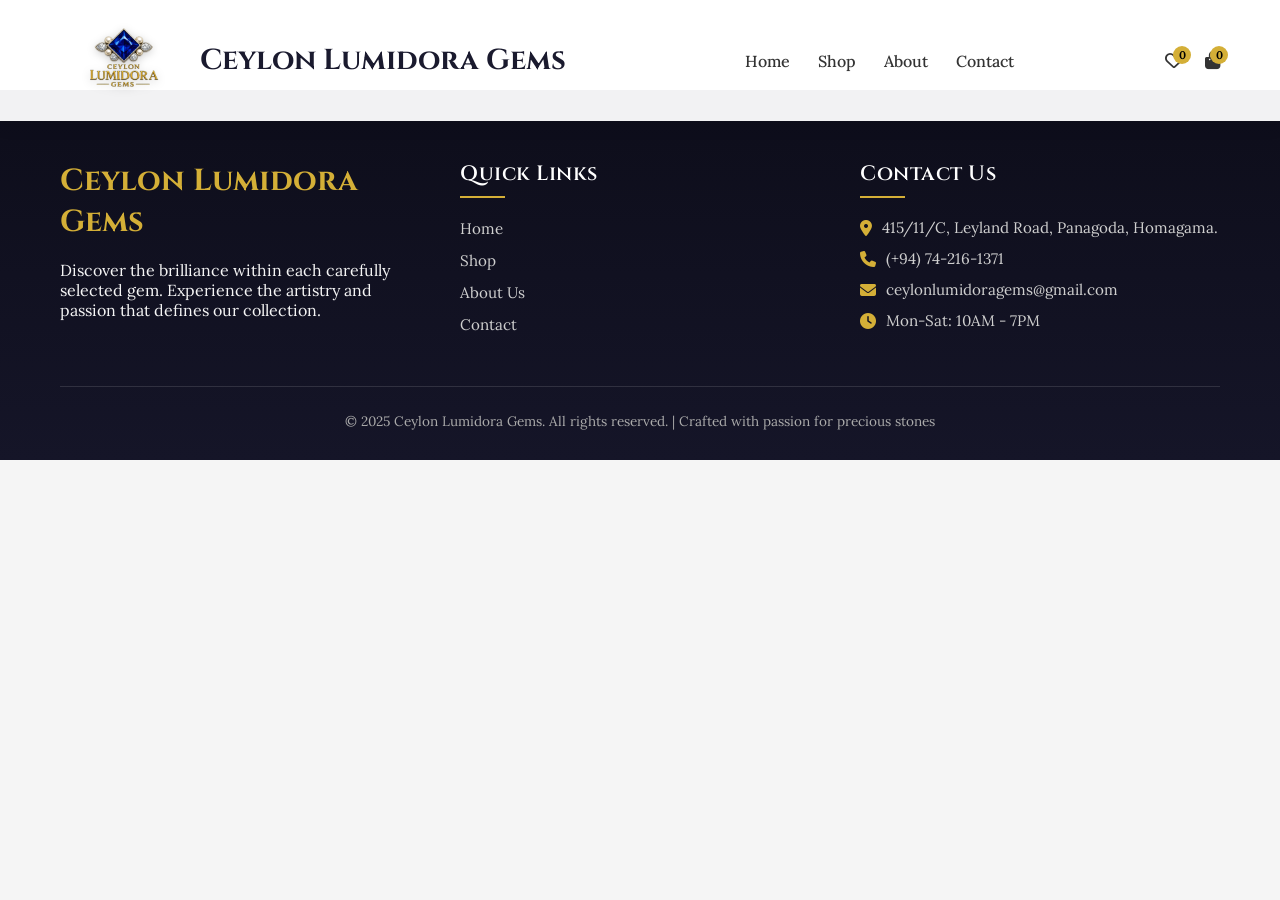
<file: test.html>
<!doctype html>
<html lang="en">
  <head>
    <meta charset="UTF-8" />
    <meta name="viewport" content="width=device-width, initial-scale=1.0" />
    <title>Ceylon Lumidora Gems</title>

    <!-- Icons & Fonts -->
    <link
      rel="stylesheet"
      href="https://cdnjs.cloudflare.com/ajax/libs/font-awesome/6.4.0/css/all.min.css"
    />
    <link rel="preconnect" href="https://fonts.googleapis.com" />
    <link rel="preconnect" href="https://fonts.gstatic.com" crossorigin />
    <link
      href="https://fonts.googleapis.com/css2?family=Cinzel:wght@400;500;600;700&family=Lora:wght@400;500;600&display=swap"
      rel="stylesheet"
    />

    <style>
        /* =========================================================
   GLOBAL RESET & ROOT VARIABLES
========================================================= */
* {
    margin: 0;
    padding: 0;
    box-sizing: border-box;
}

:root {
    --primary: #1a1a2e;
    --secondary: #8b4513;
    --accent: #d4af37;
    --light: #f5f5f5;
    --dark: #0d0d1a;
    --text: #333;
    --text-light: #777;
    --transition: all 0.3s ease;
    --shadow: 0 5px 15px rgba(0, 0, 0, 0.1);
    --radius: 8px;
}

/* =========================================================
   BASE STYLES
========================================================= */
body {
    font-family: "Lora", serif;
    background: var(--light);
    color: var(--text);
    overflow-x: hidden;
    padding-top: 90px;
}

h1, h2, h3, h4 {
    font-family: "Cinzel", serif;
    color: var(--primary);
    font-weight: 600;
}

a {
    text-decoration: none;
    color: inherit;
}

.container {
    max-width: 1200px;
    margin: auto;
    padding: 0 20px;
}

/* =========================================================
   BUTTONS
========================================================= */
.btn {
    padding: 12px 28px;
    background: var(--accent);
    border: none;
    border-radius: var(--radius);
    font-family: "Cinzel", serif;
    cursor: pointer;
    transition: var(--transition);
}

.btn:hover {
    background: var(--secondary);
    color: #fff;
    transform: translateY(-3px);
    box-shadow: var(--shadow);
}

.btn-outline {
    background: transparent;
    border: 2px solid var(--accent);
    color: var(--accent);
}

.btn-outline:hover {
    background: var(--accent);
    color: var(--primary);
}

/* =========================================================
   HEADER & NAVBAR
========================================================= */
header {
    position: fixed;
    top: 0;
    width: 100%;
    background: rgba(255, 255, 255, 0.95);
    box-shadow: var(--shadow);
    z-index: 1000;
    transition: var(--transition);
}

.navbar {
    display: flex;
    justify-content: space-between;
    align-items: center;
    padding: 18px 0;
}

/* Logo */
.logo {
    font-family: "Cinzel", serif;
    font-size: 1.8rem;
    font-weight: 700;
    color: var(--primary);
    display: flex;
    align-items: center;
    gap: 12px;
}

.logo-img {
    height: 85px;
    width: auto;
    object-fit: contain;
    filter: drop-shadow(0 2px 4px rgba(0,0,0,0.2));
    transition: var(--transition);
}

.logo:hover .logo-img {
    transform: scale(1.05);
}

/* Navigation Links */
.nav-links {
    display: flex;
    list-style: none;
}

.nav-links li {
    margin-left: 28px;
}

.nav-links a {
    font-weight: 500;
    transition: var(--transition);
}

.nav-links a:hover {
    color: var(--accent);
}

/* Navigation Icons */
.nav-icons {
    display: flex;
    align-items: center;
    gap: 22px;
}

.nav-icons a {
    position: relative;
    display: flex;
    align-items: center;
    font-size: 1.1rem;
}

/* Cart & Wishlist Badge */
.cart-count,
.wishlist-count {
    position: absolute;
    top: -6px;
    right: -8px;
    background: var(--accent);
    color: #000;
    width: 18px;
    height: 18px;
    border-radius: 50%;
    font-size: 0.7rem;
    display: flex;
    align-items: center;
    justify-content: center;
    font-weight: bold;
}

/* =========================================================
   MOBILE MENU
========================================================= */
.hamburger {
    display: none;
    font-size: 1.6rem;
    cursor: pointer;
    margin-left: 20px;
    background: none;
    border: none;
    color: var(--primary);
}

.mobile-menu {
    display: none;
    flex-direction: column;
    position: fixed;
    top: 78px;
    left: 0;
    width: 100%;
    background: #fff;
    padding: 20px;
    gap: 15px;
    transform: translateY(-120%);
    opacity: 0;
    transition: 0.3s ease;
    z-index: 999;
    box-shadow: 0 10px 20px rgba(0, 0, 0, 0.1);
}

.mobile-menu.active {
    display: flex;
    transform: translateY(0);
    opacity: 1;
}

.mobile-menu a {
    padding: 15px 0;
    border-bottom: 1px solid #eee;
    font-family: "Cinzel", serif;
    font-weight: 500;
    font-size: 1.1rem;
}

.mobile-menu a:last-child {
    border-bottom: none;
}

.mobile-icons {
    display: flex;
    gap: 25px;
    margin-top: 10px;
    padding: 20px 0;
    border-top: 1px solid #eee;
    justify-content: space-around;
}

/* Mobile Login Button */
.mobile-login-btn {
    text-align: center;
    margin-top: 15px;
}

.mobile-login-link {
    display: flex;
    align-items: center;
    justify-content: center;
    background: var(--accent);
    gap: 8px;
    margin: 15px 0;
    padding: 12px 18px;
    border: 1.5px solid var(--accent);
    border-radius: 30px;
    color: var(--primary);
    font-family: "Cinzel", serif;
    font-weight: 600;
    transition: var(--transition);
}

.mobile-login-link:hover {
    background: var(--primary);
    color: var(--accent);
}

@media (max-width: 768px) {
  .logo-img {
    height: 34px;
  }

  .logo span {
    font-size: 1.3rem;
  }
}


/* =========================================================
   FOOTER
========================================================= */
footer {
    background: linear-gradient(180deg, #0d0d1a, #151528);
    color: var(--light);
    padding: 70px 0 30px;
}

.footer-content {
    display: grid;
    grid-template-columns: repeat(auto-fit, minmax(260px, 1fr));
    gap: 40px;
    margin-bottom: 40px;
}

.footer-logo {
    font-family: "Cinzel", serif;
    font-size: 1.9rem;
    font-weight: 700;
    color: var(--accent);
    margin-bottom: 18px;
}

.footer-links h4,
.footer-contact h4 {
    font-family: "Cinzel", serif;
    font-size: 1.3rem;
    font-weight: 600;
    color: #fff;
    margin-bottom: 20px;
    position: relative;
    padding-bottom: 10px;
    letter-spacing: 0.5px;
}

.footer-links h4::after,
.footer-contact h4::after {
    content: "";
    position: absolute;
    bottom: 0;
    left: 0;
    width: 45px;
    height: 2px;
    background-color: var(--accent);
}

.footer-links ul { list-style: none; }
.footer-links li { margin-bottom: 12px; }
.footer-links a {
    color: #cfcfcf;
    font-size: 0.95rem;
    transition: var(--transition);
}
.footer-links a:hover { color: var(--accent); padding-left: 6px; }

.footer-contact p {
    display: flex;
    align-items: center;
    margin-bottom: 12px;
    color: #cfcfcf;
    font-size: 0.95rem;
}

.footer-contact i { margin-right: 10px; color: var(--accent); font-size: 1rem; }

.footer-bottom {
    text-align: center;
    padding-top: 25px;
    border-top: 1px solid rgba(255, 255, 255, 0.12);
    font-size: 0.85rem;
    color: #aaa;
}

/* =========================================================
   RESPONSIVE DESIGN
========================================================= */
@media (max-width: 992px) {
    .hero h1 { font-size: 2.8rem; }
}

@media (max-width: 768px) {
    .nav-links { display: none; }
    .nav-icons a:not(.btn-outline) { display: none; }
    .hamburger { display: block; }
    .logo-img { height: 50px; }
    .hero h1 { font-size: 2.2rem; }
    
    /* Footer heading underline center */
    .footer-links h4::after,
    .footer-contact h4::after { left: 50%; transform: translateX(-50%); }
    
    /* Mobile badges */
    .nav-icons a,
    .mobile-icons a { position: relative; }
    .mobile-icons .cart-count { top: -4px; right: -6px; }
}

@media (max-width: 576px) {
    .hero h1 { font-size: 1.8rem; }
    .hero p { font-size: 1rem; }
    .section-title h2 { font-size: 2rem; }
}
    </style>
  </head>

  <body>
    <!-- ================= HEADER ================= -->
    <header>
      <div class="container">
        <nav class="navbar">
          <a href="#" class="logo">
              <img src="assets/logo.png" alt="Ceylon Lumidora Gems Logo" class="logo-img">
              <span>Ceylon Lumidora Gems</span>
          </a>

          <ul class="nav-links">
            <li><a href="#home">Home</a></li>
            <li><a href="user/shop.html">Shop</a></li>
            <li><a href="user/about.html">About</a></li>
            <li><a href="user/contact.html">Contact</a></li>
          </ul>

          <div class="nav-icons">
            <a href="#" id="wishlist-btn">
              <i class="far fa-heart"></i>
              <span class="wishlist-count">2</span>
            </a>

            <a href="#" id="cart-btn">
              <i class="fas fa-shopping-bag"></i>
              <span class="cart-count">3</span>
            </a>

            <button class="hamburger" id="hamburger">
              <i class="fas fa-bars"></i>
            </button>
          </div>
        </nav>

        <!-- Mobile Menu -->
        <div class="mobile-menu" id="mobile-menu">
          <a href="#home">Home</a>
          <a href="user/shop.html">Shop</a>
          <a href="user/about.html">About</a>
          <a href="user/contact.html">Contact</a>

          <a href="user/login.html" id="mobile-login" class="mobile-login-link">
            <i class="fas fa-user"></i> Login
          </a>

          <div class="mobile-icons">
            <a href="#" id="mobile-wishlist">
              <i class="far fa-heart"></i>
              <span class="wishlist-count">2</span>
            </a>

            <a href="#" id="mobile-cart">
              <i class="fas fa-shopping-bag"></i>
              <span class="cart-count">3</span>
            </a>
          </div>
        </div>
      </div>
    </header>



    <!-- Footer -->
    <footer id="contact">
      <div class="container">
        <div class="footer-content">
          <div class="footer-about">
            <div class="footer-logo">Ceylon Lumidora Gems</div>
            <p>
              Discover the brilliance within each carefully selected gem.
              Experience the artistry and passion that defines our collection.
            </p>
          </div>
          <div class="footer-links">
            <h4>Quick Links</h4>
            <ul>
              <li><a href="#home">Home</a></li>
              <li><a href="user/">Shop</a></li>
              <li><a href="user/">About Us</a></li>
              <li><a href="user/">Contact</a></li>
            </ul>
          </div>
          <div class="footer-contact">
            <h4>Contact Us</h4>
            <p>
              <i class="fas fa-map-marker-alt"></i> 415/11/C, Leyland Road, Panagoda, Homagama.
            </p>
            <p><i class="fas fa-phone"></i> (+94) 74-216-1371</p>
            <p><i class="fas fa-envelope"></i> ceylonlumidoragems@gmail.com</p>
            <p><i class="fas fa-clock"></i> Mon-Sat: 10AM - 7PM</p>
          </div>
        </div>
        <div class="footer-bottom">
          <p>
            &copy; 2025 Ceylon Lumidora Gems. All rights reserved. | Crafted with passion
            for precious stones
          </p>
        </div>
      </div>
    </footer>

    <!-- JS Files (Order matters) -->
    <script src="user/js/dom.js"></script>
    <!-- DOM elements -->
    <script src="user/js/data.js"></script>
    <!-- gems array -->
    <script src="user/js/state.js"></script>
    <!-- cart + wishlist -->
    <script src="user/js/ui.js"></script>
    <!-- renderGemCards, counts, notification -->
    <script src="user/js/cart.js"></script>
    <!-- addToCart, renderCartItems -->
    <script src="user/js/wishlist.js"></script>
    <!-- toggleWishlist, renderWishlistItems -->
    <script src="user/js/events.js"></script>
    <!-- setupEventListeners -->
    <script src="user/js/main.js"></script>
    <!-- DOMContentLoaded -->
  </body>
</html>
</file>
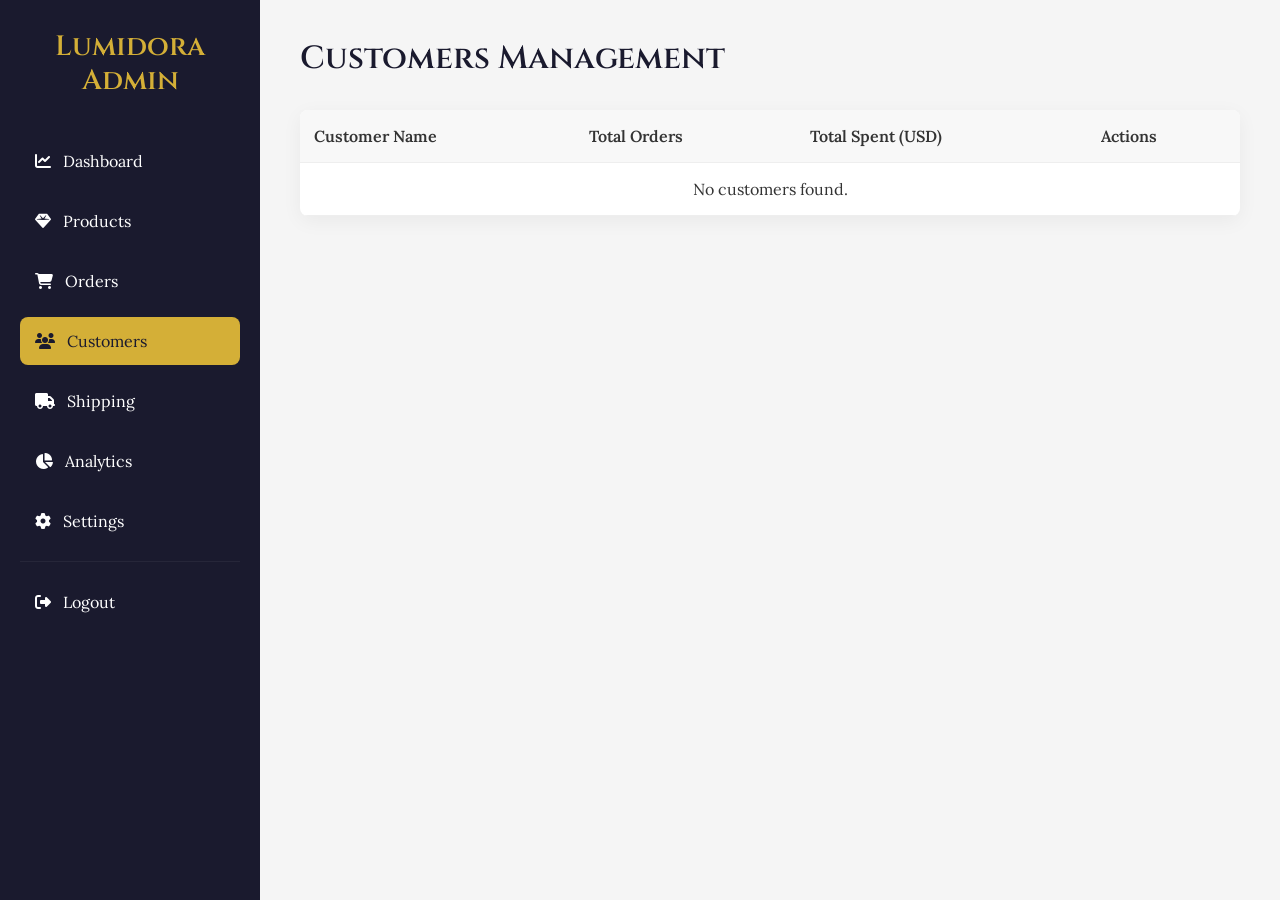
<file: admin/customers.html>
<!doctype html>
<html lang="en">
  <head>
    <meta charset="UTF-8" />
    <title>Customers | Lumidora Admin</title>
    <!-- Fonts & Icons -->
    <link
      rel="stylesheet"
      href="https://cdnjs.cloudflare.com/ajax/libs/font-awesome/6.4.0/css/all.min.css"
    />
    <link rel="preconnect" href="https://fonts.googleapis.com" />
    <link rel="preconnect" href="https://fonts.gstatic.com" crossorigin />
    <link
      href="https://fonts.googleapis.com/css2?family=Cinzel:wght@400;500;600;700&family=Lora:wght@400;500;600&display=swap"
      rel="stylesheet"
    />

    <!-- Bootstrap -->
    <link
      href="https://cdn.jsdelivr.net/npm/bootstrap@5.3.2/dist/css/bootstrap.min.css"
      rel="stylesheet"
    />

    <link rel="stylesheet" href="../user/css/styles.css" />

    <style>
      body {
        padding-top: 0;
      }

      .admin-wrapper {
        display: flex;
        min-height: 100vh;
      }

      .sidebar {
        width: 260px;
        background: var(--primary);
        color: white;
        padding: 30px 20px;
        position: fixed;
        height: 100vh;
      }

      .sidebar h3 {
        color: var(--accent);
        margin-bottom: 40px;
        text-align: center;
      }

      .sidebar a {
        display: flex;
        align-items: center;
        gap: 12px;
        padding: 12px 15px;
        border-radius: var(--radius);
        margin-bottom: 12px;
        transition: var(--transition);
      }

      .sidebar a:hover,
      .sidebar a.active {
        background: var(--accent);
        color: var(--primary);
      }

      .main-content {
        margin-left: 260px;
        padding: 40px;
        flex: 1;
      }

      table {
        width: 100%;
        border-collapse: collapse;
        background: white;
        border-radius: var(--radius);
        overflow: hidden;
        box-shadow: 0 5px 20px rgba(0, 0, 0, 0.05);
      }

      th,
      td {
        padding: 14px;
        text-align: left;
        border-bottom: 1px solid #eee;
      }

      th {
        background: #f8f8f8;
        font-weight: 600;
      }

      .delete-btn {
        background: crimson;
        color: white;
        border: none;
        padding: 6px 10px;
        border-radius: var(--radius);
        cursor: pointer;
      }

      .delete-btn:hover {
        opacity: 0.85;
      }

      /* ===== MOBILE TOPBAR ===== */

      .mobile-topbar {
        display: none;
        background: var(--primary);
        color: white;
        padding: 12px 20px;
        align-items: center;
        gap: 15px;
      }

      .mobile-topbar button {
        background: none;
        border: none;
        color: white;
        font-size: 22px;
      }

      .mobile-title {
        font-family: "Cinzel", serif;
      }

      /* ===== SIDEBAR ANIMATION ===== */

      .sidebar {
        transition: left 0.35s ease;
      }

      /* ===== DARK OVERLAY ===== */

      .sidebar-overlay {
        position: fixed;
        top: 0;
        left: 0;
        width: 100%;
        height: 100%;
        background: rgba(0, 0, 0, 0.45);
        opacity: 0;
        visibility: hidden;
        transition: all 0.3s ease;
        z-index: 998;
      }

      .sidebar-overlay.active {
        opacity: 1;
        visibility: visible;
      }

      /* ===== RESPONSIVE ===== */

      @media (max-width: 768px) {
        .mobile-topbar {
          display: flex;
        }

        .sidebar {
          position: fixed;
          left: -260px;
          top: 0;
          width: 260px;
          height: 100%;
          z-index: 999;
        }

        .sidebar.active {
          left: 0;
        }

        .main-content {
          margin-left: 0;
          padding: 20px;
        }
      }
    </style>
  </head>

  <body>
    <div class="sidebar-overlay"></div>

    <!-- ===== MOBILE TOPBAR ===== -->
    <div class="mobile-topbar d-md-none">
      <button id="menu-toggle">
        <i class="fas fa-bars"></i>
      </button>
      <span class="mobile-title">Lumidora Admin</span>
    </div>
    <div class="admin-wrapper">
      <!-- Sidebar -->
      <div class="sidebar">
        <h3>Lumidora Admin</h3>
        <a href="dashboard.html"><i class="fas fa-chart-line"></i> Dashboard</a>
        <a href="products.html"><i class="fas fa-gem"></i> Products</a>
        <a href="orders.html"><i class="fas fa-shopping-cart"></i> Orders</a>
        <a href="customers.html" class="active"
          ><i class="fas fa-users"></i> Customers</a
        >
        <a href="shipping.html"><i class="fas fa-truck"></i> Shipping </a>
        <a href="analytics.html"><i class="fas fa-chart-pie"></i> Analytics</a>
        <a href="settings.html"><i class="fas fa-cog"></i> Settings</a>

        <hr style="border-color: rgba(255, 255, 255, 0.2)" />

        <a href="../index.html"> <i class="fas fa-sign-out-alt"></i> Logout </a>
      </div>

      <!-- Main Content -->
      <div class="main-content">
        <h2>Customers Management</h2>
        <br />

        <table>
          <thead>
            <tr>
              <th>Customer Name</th>
              <th>Total Orders</th>
              <th>Total Spent (USD)</th>
              <th>Actions</th>
            </tr>
          </thead>
          <tbody id="customers-table">
            <!-- Customers load here -->
          </tbody>
        </table>
      </div>
    </div>

    <script>
      function renderCustomers() {
        const orders = JSON.parse(localStorage.getItem("orders")) || [];
        const table = document.getElementById("customers-table");
        table.innerHTML = "";

        if (orders.length === 0) {
          table.innerHTML = `
      <tr>
        <td colspan="4" style="text-align:center;">No customers found.</td>
      </tr>
    `;
          return;
        }

        // Group orders by customer
        const customerMap = {};

        orders.forEach((order) => {
          const name = order.customer || "Guest";

          if (!customerMap[name]) {
            customerMap[name] = {
              totalOrders: 0,
              totalSpent: 0,
            };
          }

          customerMap[name].totalOrders++;
          customerMap[name].totalSpent += order.total;
        });

        // Render customers
        for (const name in customerMap) {
          const row = document.createElement("tr");

          row.innerHTML = `
      <td>${name}</td>
      <td>${customerMap[name].totalOrders}</td>
      <td>$${customerMap[name].totalSpent.toFixed(2)}</td>
      <td>
        <button class="delete-btn" onclick="deleteCustomer('${name}')">
          Remove
        </button>
      </td>
    `;

          table.appendChild(row);
        }
      }

      function deleteCustomer(name) {
        if (!confirm("Remove this customer and all their orders?")) return;

        let orders = JSON.parse(localStorage.getItem("orders")) || [];

        orders = orders.filter((order) => order.customer !== name);

        localStorage.setItem("orders", JSON.stringify(orders));

        renderCustomers();
      }

      renderCustomers();
    </script>
    <script>
      /* ===== SIDEBAR TOGGLE ===== */

      const toggleBtn = document.getElementById("menu-toggle");
      const sidebar = document.querySelector(".sidebar");
      const overlay = document.querySelector(".sidebar-overlay");
      const sidebarLinks = document.querySelectorAll(".sidebar a");

      function openSidebar() {
        sidebar.classList.add("active");
        overlay.classList.add("active");
      }

      function closeSidebar() {
        sidebar.classList.remove("active");
        overlay.classList.remove("active");
      }

      toggleBtn.addEventListener("click", () => {
        if (sidebar.classList.contains("active")) {
          closeSidebar();
        } else {
          openSidebar();
        }
      });

      /* close when overlay clicked */

      overlay.addEventListener("click", closeSidebar);

      /* auto close when menu clicked */

      sidebarLinks.forEach((link) => {
        link.addEventListener("click", () => {
          if (window.innerWidth <= 768) {
            closeSidebar();
          }
        });
      });
    </script>
  </body>
</html>
</file>
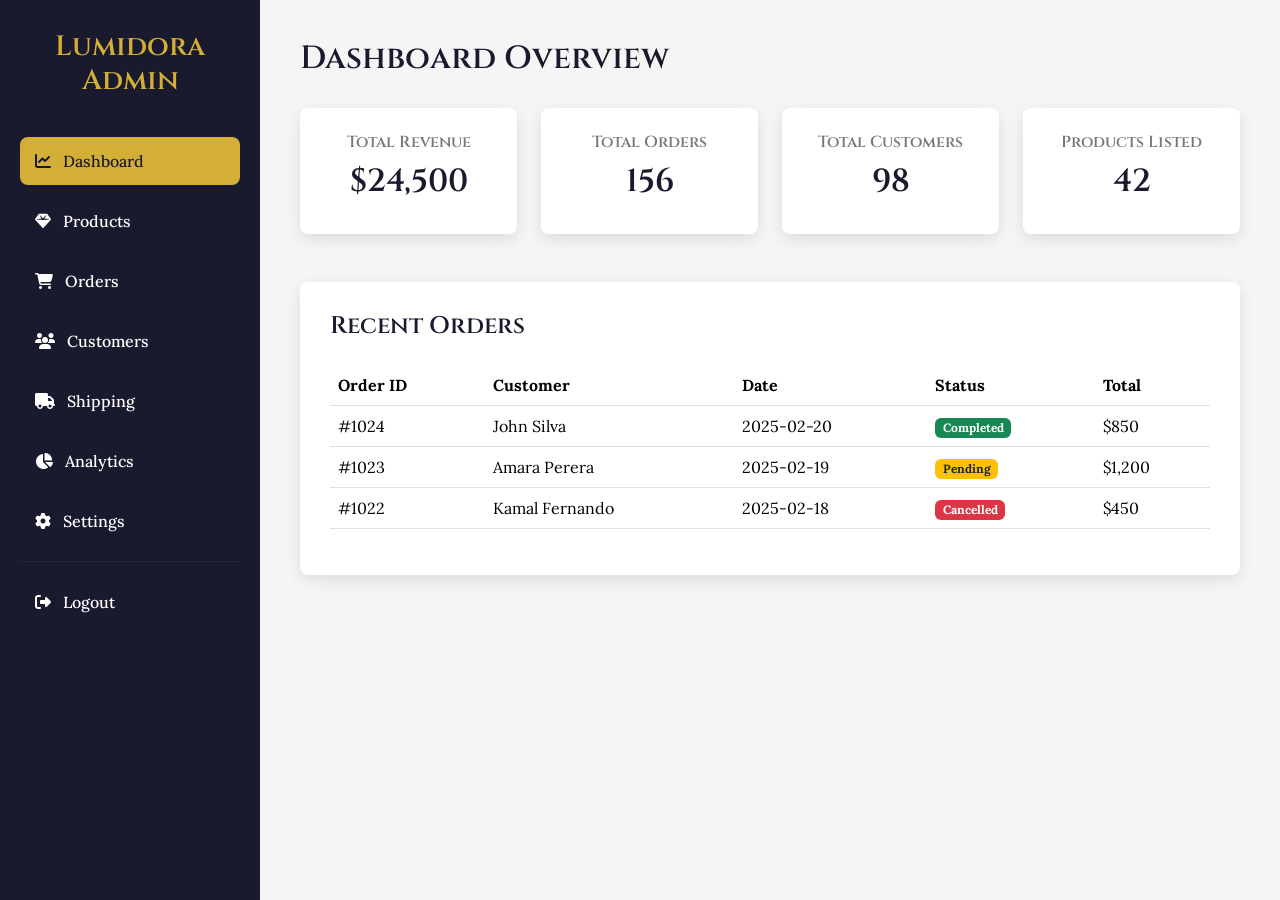
<file: admin/dashboard.html>
<!doctype html>
<html lang="en">
  <head>
    <meta charset="UTF-8" />
    <meta name="viewport" content="width=device-width, initial-scale=1.0" />
    <title>Admin Dashboard | Ceylon Lumidora Gems</title>

    <!-- Fonts & Icons -->
    <link
      rel="stylesheet"
      href="https://cdnjs.cloudflare.com/ajax/libs/font-awesome/6.4.0/css/all.min.css"
    />
    <link rel="preconnect" href="https://fonts.googleapis.com" />
    <link rel="preconnect" href="https://fonts.gstatic.com" crossorigin />
    <link
      href="https://fonts.googleapis.com/css2?family=Cinzel:wght@400;500;600;700&family=Lora:wght@400;500;600&display=swap"
      rel="stylesheet"
    />

    <!-- Bootstrap -->
    <link
      href="https://cdn.jsdelivr.net/npm/bootstrap@5.3.2/dist/css/bootstrap.min.css"
      rel="stylesheet"
    />

    <!-- Your Main Theme CSS -->
    <link rel="stylesheet" href="../user/css/styles.css" />

    <style>
      /* ===== ADMIN LAYOUT ===== */

      body {
        padding-top: 0;
        background: var(--light);
      }

      .admin-wrapper {
        display: flex;
        min-height: 100vh;
      }

      /* ===== SIDEBAR ===== */

      .sidebar {
        width: 260px;
        background: var(--primary);
        color: white;
        padding: 30px 20px;
        position: fixed;
        height: 100vh;
      }

      .sidebar h3 {
        color: var(--accent);
        font-family: "Cinzel", serif;
        margin-bottom: 40px;
        text-align: center;
      }

      .sidebar a {
        display: flex;
        align-items: center;
        gap: 12px;
        padding: 12px 15px;
        border-radius: var(--radius);
        margin-bottom: 12px;
        transition: var(--transition);
        font-weight: 500;
      }

      .sidebar a:hover,
      .sidebar a.active {
        background: var(--accent);
        color: var(--primary);
      }
      /* ===== SIDEBAR ANIMATION ===== */

      .sidebar {
        transition: left 0.35s ease;
      }

      /* ===== DARK OVERLAY ===== */

      .sidebar-overlay {
        position: fixed;
        top: 0;
        left: 0;
        width: 100%;
        height: 100%;
        background: rgba(0, 0, 0, 0.45);
        opacity: 0;
        visibility: hidden;
        transition: all 0.3s ease;
        z-index: 998;
      }

      .sidebar-overlay.active {
        opacity: 1;
        visibility: visible;
      }
      /* ===== MAIN CONTENT ===== */

      .main-content {
        margin-left: 260px;
        padding: 40px;
        flex: 1;
      }

      .dashboard-title {
        font-family: "Cinzel", serif;
        margin-bottom: 30px;
      }

      /* ===== STAT CARDS ===== */

      .stat-card {
        background: white;
        border-radius: var(--radius);
        padding: 25px;
        box-shadow: var(--shadow);
        transition: var(--transition);
      }

      .stat-card:hover {
        transform: translateY(-5px);
      }

      .stat-card h4 {
        font-size: 1rem;
        color: var(--text-light);
      }

      .stat-card h2 {
        font-family: "Cinzel", serif;
        color: var(--primary);
        margin-top: 10px;
      }

      /* ===== TABLE SECTION ===== */

      .table-section {
        margin-top: 50px;
        background: white;
        padding: 30px;
        border-radius: var(--radius);
        box-shadow: var(--shadow);
      }

      /* ===== MOBILE TOPBAR ===== */

      .mobile-topbar {
        display: none;
        background: var(--primary);
        color: white;
        padding: 12px 20px;
        align-items: center;
        gap: 15px;
      }

      .mobile-topbar button {
        background: none;
        border: none;
        color: white;
        font-size: 22px;
      }

      .mobile-title {
        font-family: "Cinzel", serif;
      }

      /* ===== RESPONSIVE ===== */

      @media (max-width: 768px) {
        .mobile-topbar {
          display: flex;
        }

        .sidebar {
          position: fixed;
          left: -260px;
          top: 0;
          width: 260px;
          height: 100%;
          transition: 0.3s;
          z-index: 999;
        }

        .sidebar.active {
          left: 0;
        }

        .main-content {
          margin-left: 0;
          padding: 20px;
        }
      }
    </style>
  </head>

  <body>
    <div class="sidebar-overlay"></div>

    <!-- ===== MOBILE TOPBAR ===== -->
    <div class="mobile-topbar d-md-none">
      <button id="menu-toggle">
        <i class="fas fa-bars"></i>
      </button>
      <span class="mobile-title">Lumidora Admin</span>
    </div>

    <div class="admin-wrapper">
      <!-- ================= SIDEBAR ================= -->
      <div class="sidebar">
        <h3>Lumidora Admin</h3>

        <a href="dashboard.html" class="active">
          <i class="fas fa-chart-line"></i> Dashboard
        </a>

        <a href="products.html"> <i class="fas fa-gem"></i> Products </a>

        <a href="orders.html"> <i class="fas fa-shopping-cart"></i> Orders </a>

        <a href="customers.html"> <i class="fas fa-users"></i> Customers </a>

        <a href="shipping.html"> <i class="fas fa-truck"></i> Shipping </a>

        <a href="analytics.html">
          <i class="fas fa-chart-pie"></i> Analytics
        </a>

        <a href="settings.html"> <i class="fas fa-cog"></i> Settings </a>

        <hr style="border-color: rgba(255, 255, 255, 0.2)" />

        <a href="../index.html"> <i class="fas fa-sign-out-alt"></i> Logout </a>
      </div>

      <!-- ================= MAIN CONTENT ================= -->
      <div class="main-content">
        <h2 class="dashboard-title">Dashboard Overview</h2>

        <!-- ===== STAT CARDS ===== -->
        <div class="row g-4">
          <div class="col-md-3">
            <div class="stat-card text-center">
              <h4>Total Revenue</h4>
              <h2>$24,500</h2>
            </div>
          </div>

          <div class="col-md-3">
            <div class="stat-card text-center">
              <h4>Total Orders</h4>
              <h2>156</h2>
            </div>
          </div>

          <div class="col-md-3">
            <div class="stat-card text-center">
              <h4>Total Customers</h4>
              <h2>98</h2>
            </div>
          </div>

          <div class="col-md-3">
            <div class="stat-card text-center">
              <h4>Products Listed</h4>
              <h2>42</h2>
            </div>
          </div>
        </div>

        <!-- ===== RECENT ORDERS TABLE ===== -->
        <div class="table-section mt-5">
          <h4 class="mb-4">Recent Orders</h4>

          <div class="table-responsive">
            <table class="table align-middle">
              <thead>
                <tr>
                  <th>Order ID</th>
                  <th>Customer</th>
                  <th>Date</th>
                  <th>Status</th>
                  <th>Total</th>
                </tr>
              </thead>
              <tbody>
                <tr>
                  <td>#1024</td>
                  <td>John Silva</td>
                  <td>2025-02-20</td>
                  <td><span class="badge bg-success">Completed</span></td>
                  <td>$850</td>
                </tr>
                <tr>
                  <td>#1023</td>
                  <td>Amara Perera</td>
                  <td>2025-02-19</td>
                  <td>
                    <span class="badge bg-warning text-dark">Pending</span>
                  </td>
                  <td>$1,200</td>
                </tr>
                <tr>
                  <td>#1022</td>
                  <td>Kamal Fernando</td>
                  <td>2025-02-18</td>
                  <td><span class="badge bg-danger">Cancelled</span></td>
                  <td>$450</td>
                </tr>
              </tbody>
            </table>
          </div>
        </div>
      </div>
    </div>

    <!-- Bootstrap JS -->
    <script src="https://cdn.jsdelivr.net/npm/bootstrap@5.3.2/dist/js/bootstrap.bundle.min.js"></script>

    <script>
      const toggleBtn = document.getElementById("menu-toggle");
      const sidebar = document.querySelector(".sidebar");
      const overlay = document.querySelector(".sidebar-overlay");
      const sidebarLinks = document.querySelectorAll(".sidebar a");

      function openSidebar() {
        sidebar.classList.add("active");
        overlay.classList.add("active");
      }

      function closeSidebar() {
        sidebar.classList.remove("active");
        overlay.classList.remove("active");
      }

      toggleBtn.addEventListener("click", () => {
        if (sidebar.classList.contains("active")) {
          closeSidebar();
        } else {
          openSidebar();
        }
      });

      /* close when overlay clicked */
      overlay.addEventListener("click", closeSidebar);

      /* auto close when menu item clicked (mobile) */
      sidebarLinks.forEach((link) => {
        link.addEventListener("click", () => {
          if (window.innerWidth <= 768) {
            closeSidebar();
          }
        });
      });
    </script>
  </body>
</html>
</file>
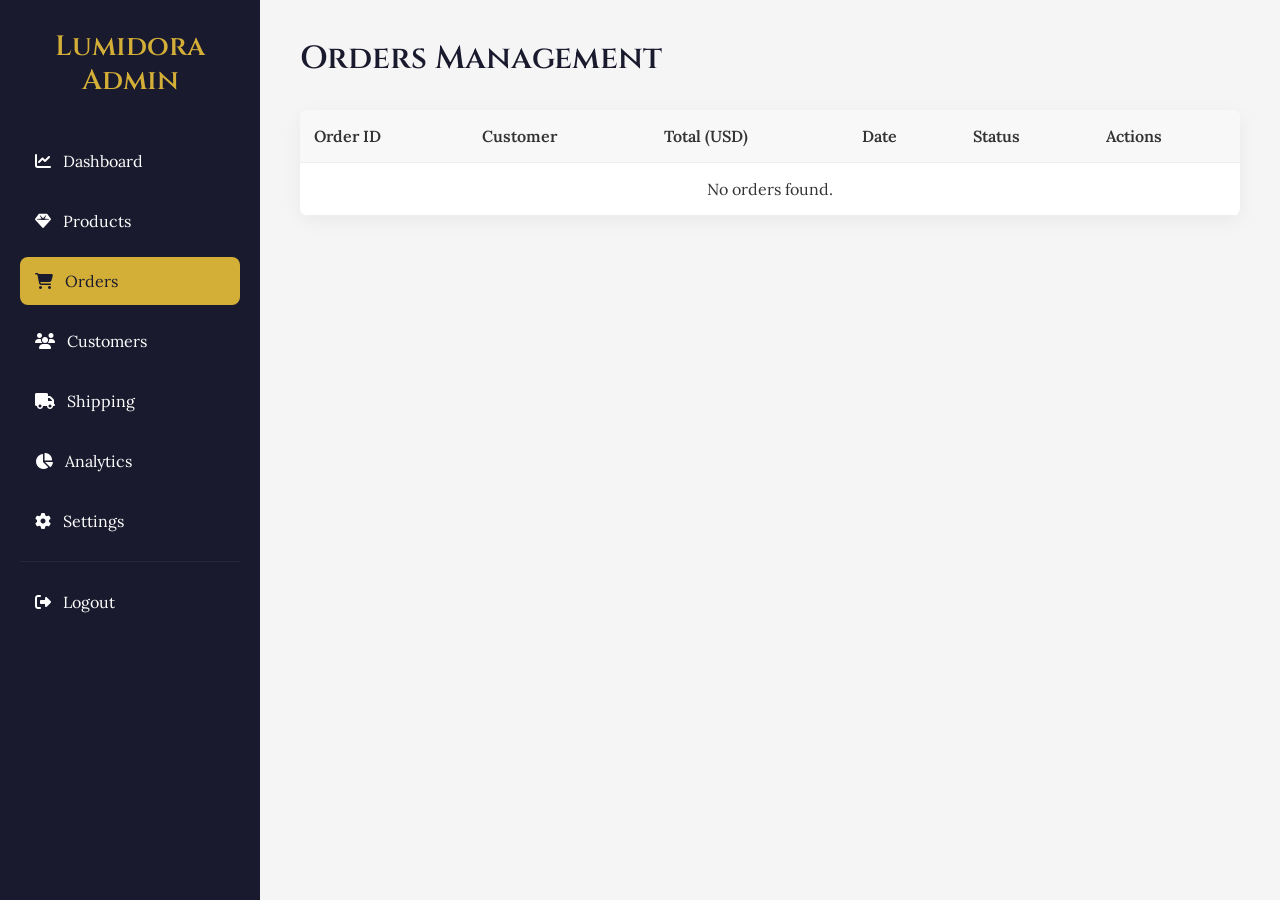
<file: admin/orders.html>
<!DOCTYPE html>
<html lang="en">
<head>
  <meta charset="UTF-8" />
  <title>Orders | Lumidora Admin</title>
  <!-- Fonts & Icons -->
  <link rel="stylesheet" href="https://cdnjs.cloudflare.com/ajax/libs/font-awesome/6.4.0/css/all.min.css"/>
  <link rel="preconnect" href="https://fonts.googleapis.com" />
  <link rel="preconnect" href="https://fonts.gstatic.com" crossorigin />
  <link href="https://fonts.googleapis.com/css2?family=Cinzel:wght@400;500;600;700&family=Lora:wght@400;500;600&display=swap" rel="stylesheet"/>

  <!-- Bootstrap -->
  <link
    href="https://cdn.jsdelivr.net/npm/bootstrap@5.3.2/dist/css/bootstrap.min.css"
    rel="stylesheet"
  />

  <link rel="stylesheet" href="../user/css/styles.css" />

  <style>
    body { padding-top: 0; }

    .admin-wrapper { display: flex; min-height: 100vh; }

    .sidebar {
      width: 260px;
      background: var(--primary);
      color: white;
      padding: 30px 20px;
      position: fixed;
      height: 100vh;
    }

    .sidebar h3 {
      color: var(--accent);
      margin-bottom: 40px;
      text-align: center;
    }

    .sidebar a {
      display: flex;
      align-items: center;
      gap: 12px;
      padding: 12px 15px;
      border-radius: var(--radius);
      margin-bottom: 12px;
      transition: var(--transition);
    }

    .sidebar a:hover,
    .sidebar a.active {
      background: var(--accent);
      color: var(--primary);
    }

    .main-content {
      margin-left: 260px;
      padding: 40px;
      flex: 1;
    }

    table {
      width: 100%;
      border-collapse: collapse;
      background: white;
      border-radius: var(--radius);
      overflow: hidden;
      box-shadow: 0 5px 20px rgba(0,0,0,0.05);
    }

    th, td {
      padding: 14px;
      text-align: left;
      border-bottom: 1px solid #eee;
    }

    th {
      background: #f8f8f8;
      font-weight: 600;
    }

    .status-select {
      padding: 6px 10px;
      border-radius: var(--radius);
      border: 1px solid #ddd;
    }

    .delete-btn {
      background: crimson;
      color: white;
      border: none;
      padding: 6px 10px;
      border-radius: var(--radius);
      cursor: pointer;
    }

    .delete-btn:hover {
      opacity: 0.85;
    }
    /* ===== MOBILE TOPBAR ===== */

.mobile-topbar{
  display:none;
  background:var(--primary);
  color:white;
  padding:12px 20px;
  align-items:center;
  gap:15px;
}

.mobile-topbar button{
  background:none;
  border:none;
  color:white;
  font-size:22px;
}

.mobile-title{
  font-family:"Cinzel", serif;
}

/* ===== SIDEBAR ANIMATION ===== */

.sidebar{
  transition:left 0.35s ease;
}

/* ===== DARK OVERLAY ===== */

.sidebar-overlay{
  position:fixed;
  top:0;
  left:0;
  width:100%;
  height:100%;
  background:rgba(0,0,0,0.45);
  opacity:0;
  visibility:hidden;
  transition:all 0.3s ease;
  z-index:998;
}

.sidebar-overlay.active{
  opacity:1;
  visibility:visible;
}

/* ===== RESPONSIVE ===== */

@media (max-width:768px){

  .mobile-topbar{
    display:flex;
  }

  .sidebar{
    position:fixed;
    left:-260px;
    top:0;
    width:260px;
    height:100%;
    z-index:999;
  }

  .sidebar.active{
    left:0;
  }

  .main-content{
    margin-left:0;
    padding:20px;
  }

}
  </style>
</head>

<body>

  <div class="sidebar-overlay"></div>

<!-- ===== MOBILE TOPBAR ===== -->
<div class="mobile-topbar d-md-none">
  <button id="menu-toggle">
    <i class="fas fa-bars"></i>
  </button>
  <span class="mobile-title">Lumidora Admin</span>
</div>
<div class="admin-wrapper">

  <!-- Sidebar -->
  <div class="sidebar">
    <h3>Lumidora Admin</h3>
      <a href="dashboard.html"><i class="fas fa-chart-line"></i> Dashboard</a>
      <a href="products.html"><i class="fas fa-gem"></i> Products</a>
      <a href="orders.html" class="active"><i class="fas fa-shopping-cart"></i> Orders</a>
      <a href="customers.html"><i class="fas fa-users"></i> Customers</a>
      <a href="shipping.html"><i class="fas fa-truck"></i> Shipping </a>
      <a href="analytics.html"><i class="fas fa-chart-pie"></i> Analytics</a>
      <a href="settings.html"><i class="fas fa-cog"></i> Settings</a>

      <hr style="border-color: rgba(255, 255, 255, 0.2)" />

      <a href="../index.html">
        <i class="fas fa-sign-out-alt"></i> Logout
      </a>
  </div>

  <!-- Main Content -->
  <div class="main-content">
    <h2>Orders Management</h2>
    <br>

    <table>
      <thead>
        <tr>
          <th>Order ID</th>
          <th>Customer</th>
          <th>Total (USD)</th>
          <th>Date</th>
          <th>Status</th>
          <th>Actions</th>
        </tr>
      </thead>
      <tbody id="orders-table">
        <!-- Orders will load here -->
      </tbody>
    </table>
  </div>

</div>

<script>

let orders = JSON.parse(localStorage.getItem("orders")) || [];

function renderOrders() {

  const table = document.getElementById("orders-table");
  table.innerHTML = "";

  if (orders.length === 0) {
    table.innerHTML = `
      <tr>
        <td colspan="6" style="text-align:center;">No orders found.</td>
      </tr>
    `;
    return;
  }

  orders.forEach(order => {

    const row = document.createElement("tr");

    row.innerHTML = `
      <td>#${order.id}</td>
      <td>${order.customer || "Guest"}</td>
      <td>$${order.total.toFixed(2)}</td>
      <td>${new Date(order.date).toLocaleDateString()}</td>
      <td>
        <select class="status-select" onchange="updateStatus(${order.id}, this.value)">
          <option value="Pending" ${order.status === "Pending" ? "selected" : ""}>Pending</option>
          <option value="Processing" ${order.status === "Processing" ? "selected" : ""}>Processing</option>
          <option value="Shipped" ${order.status === "Shipped" ? "selected" : ""}>Shipped</option>
          <option value="Completed" ${order.status === "Completed" ? "selected" : ""}>Completed</option>
          <option value="Cancelled" ${order.status === "Cancelled" ? "selected" : ""}>Cancelled</option>
        </select>
      </td>
      <td>
        <button class="delete-btn" onclick="deleteOrder(${order.id})">Delete</button>
      </td>
    `;

    table.appendChild(row);
  });
}

function updateStatus(id, newStatus) {
  const order = orders.find(o => o.id === id);
  if (!order) return;

  order.status = newStatus;
  localStorage.setItem("orders", JSON.stringify(orders));
}

function deleteOrder(id) {
  if (!confirm("Are you sure you want to delete this order?")) return;

  orders = orders.filter(o => o.id !== id);
  localStorage.setItem("orders", JSON.stringify(orders));
  renderOrders();
}

renderOrders();

</script>
 <script>
  /* ===== SIDEBAR TOGGLE ===== */

const toggleBtn = document.getElementById("menu-toggle");
const sidebar = document.querySelector(".sidebar");
const overlay = document.querySelector(".sidebar-overlay");
const sidebarLinks = document.querySelectorAll(".sidebar a");

function openSidebar(){
  sidebar.classList.add("active");
  overlay.classList.add("active");
}

function closeSidebar(){
  sidebar.classList.remove("active");
  overlay.classList.remove("active");
}

toggleBtn.addEventListener("click", () => {
  if(sidebar.classList.contains("active")){
    closeSidebar();
  } else {
    openSidebar();
  }
});

/* close when overlay clicked */

overlay.addEventListener("click", closeSidebar);

/* auto close when menu clicked */

sidebarLinks.forEach(link => {
  link.addEventListener("click", () => {
    if(window.innerWidth <= 768){
      closeSidebar();
    }
  });
});
 </script>

</body>
</html>
</file>
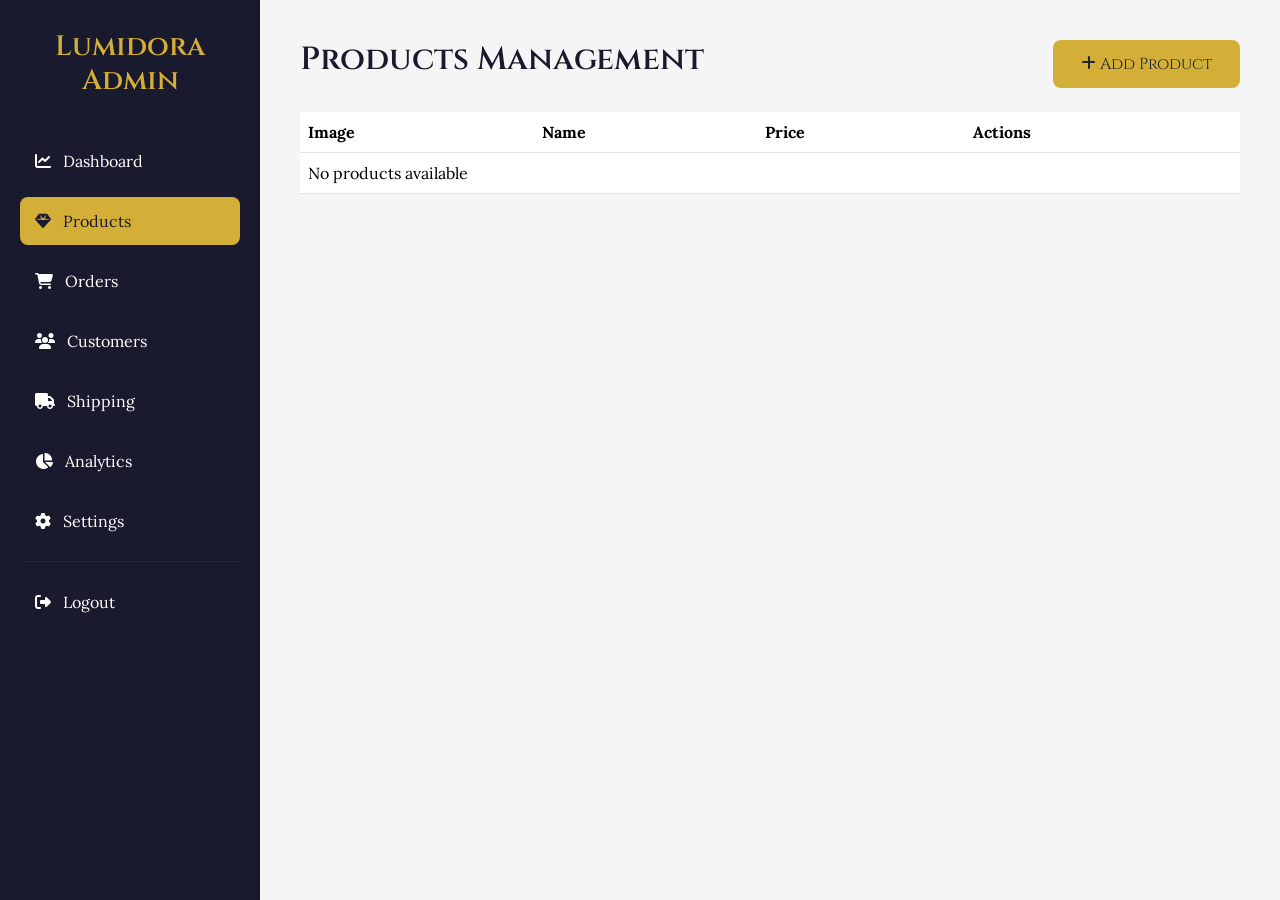
<file: admin/products.html>
<!doctype html>
<html lang="en">
  <head>
    <meta charset="UTF-8" />
    <meta name="viewport" content="width=device-width, initial-scale=1.0" />
    <title>Admin Products | Ceylon Lumidora Gems</title>

    <!-- Icons & Fonts -->
    <link
      rel="stylesheet"
      href="https://cdnjs.cloudflare.com/ajax/libs/font-awesome/6.4.0/css/all.min.css"
    />
    <link rel="preconnect" href="https://fonts.googleapis.com" />
    <link rel="preconnect" href="https://fonts.gstatic.com" crossorigin />
    <link
      href="https://fonts.googleapis.com/css2?family=Cinzel:wght@400;500;600;700&family=Lora:wght@400;500;600&display=swap"
      rel="stylesheet"
    />

    <!-- Bootstrap -->
    <link
      href="https://cdn.jsdelivr.net/npm/bootstrap@5.3.2/dist/css/bootstrap.min.css"
      rel="stylesheet"
    />

    <!-- Main Theme -->
    <link rel="stylesheet" href="../user/css/styles.css" />

    <style>
      body {
        padding-top: 0;
      }

      .admin-wrapper {
        display: flex;
        min-height: 100vh;
      }

      .sidebar {
        width: 260px;
        background: var(--primary);
        color: white;
        padding: 30px 20px;
        position: fixed;
        height: 100vh;
      }

      .sidebar h3 {
        color: var(--accent);
        margin-bottom: 40px;
        text-align: center;
      }

      .sidebar a {
        display: flex;
        align-items: center;
        gap: 12px;
        padding: 12px 15px;
        border-radius: var(--radius);
        margin-bottom: 12px;
        transition: var(--transition);
      }

      .sidebar a:hover,
      .sidebar a.active {
        background: var(--accent);
        color: var(--primary);
      }

      .main-content {
        margin-left: 260px;
        padding: 40px;
        flex: 1;
      }

      .product-img-preview {
        width: 100%;
        height: 200px;
        object-fit: cover;
        border-radius: var(--radius);
        margin-top: 10px;
        border: 1px solid #eee;
        background: #f5f5f5;
      }

      /* ===== Product Modal Styling (Matches Lumidora Theme) ===== */

      .modal {
        display: none;
        position: fixed;
        inset: 0;
        background: rgba(0, 0, 0, 0.55);
        justify-content: center;
        align-items: center;
        z-index: 999;
      }

      .modal-content {
        background: white;
        width: 450px;
        padding: 30px;
        border-radius: var(--radius);
        box-shadow: 0 10px 40px rgba(0, 0, 0, 0.15);
        animation: fadeIn 0.25s ease-in-out;
      }

      @keyframes fadeIn {
        from {
          opacity: 0;
          transform: translateY(-8px);
        }
        to {
          opacity: 1;
          transform: translateY(0);
        }
      }

      .close-modal {
        float: right;
        font-size: 20px;
        cursor: pointer;
        color: #999;
      }

      .close-modal:hover {
        color: var(--accent);
      }

      /* ===== Form Styling ===== */

      .form-group {
        margin-bottom: 18px;
        display: flex;
        flex-direction: column;
      }

      .form-group label {
        font-weight: 500;
        margin-bottom: 6px;
      }

      .form-group input,
      .form-group select {
        padding: 10px 12px;
        border-radius: var(--radius);
        border: 1px solid #ddd;
        font-size: 14px;
        transition: var(--transition);
      }

      .form-group input:focus,
      .form-group select:focus {
        outline: none;
        border-color: var(--accent);
        box-shadow: 0 0 0 2px rgba(212, 175, 55, 0.15); /* soft gold glow */
      }

      /* ===== File Upload Styling ===== */

      input[type="file"] {
        background: #f9f9f9;
        border: 1px dashed #ccc;
        cursor: pointer;
      }

      input[type="file"]:hover {
        border-color: var(--accent);
      }

      /* ===== Save Button Override ===== */

      .modal-content .btn {
        background: var(--accent);
        color: var(--primary);
        border-radius: var(--radius);
        transition: var(--transition);
      }

      .modal-content .btn:hover {
        opacity: 0.9;
        transform: translateY(-2px);
      }
      /* ===== MOBILE MODAL FIX ===== */

      @media (max-width: 768px) {
        .modal {
          align-items: flex-start;
          padding: 20px 10px;
          overflow-y: auto;
        }

        .modal-content {
          width: 100%;
          max-width: 420px;
          padding: 20px;
          border-radius: 14px;
          margin-top: 40px;
        }

        /* stack form columns */

        .modal-content .row {
          flex-direction: column;
        }

        .modal-content .col-md-6 {
          width: 100%;
        }

        /* preview image smaller */

        .product-img-preview {
          height: 160px;
        }
      }
      /* ===== MOBILE TOPBAR ===== */

      .mobile-topbar {
        display: none;
        background: var(--primary);
        color: white;
        padding: 12px 20px;
        align-items: center;
        gap: 15px;
      }

      .mobile-topbar button {
        background: none;
        border: none;
        color: white;
        font-size: 22px;
      }

      .mobile-title {
        font-family: "Cinzel", serif;
      }

      /* ===== SIDEBAR ANIMATION ===== */

      .sidebar {
        transition: left 0.35s ease;
      }

      /* ===== DARK OVERLAY ===== */

      .sidebar-overlay {
        position: fixed;
        top: 0;
        left: 0;
        width: 100%;
        height: 100%;
        background: rgba(0, 0, 0, 0.45);
        opacity: 0;
        visibility: hidden;
        transition: all 0.3s ease;
        z-index: 998;
      }

      .sidebar-overlay.active {
        opacity: 1;
        visibility: visible;
      }

      /* ===== RESPONSIVE ===== */

      @media (max-width: 768px) {
        .mobile-topbar {
          display: flex;
        }

        .sidebar {
          position: fixed;
          left: -260px;
          top: 0;
          width: 260px;
          height: 100%;
          z-index: 999;
        }

        .sidebar.active {
          left: 0;
        }

        .main-content {
          margin-left: 0;
          padding: 20px;
        }
      }
    </style>
  </head>

  <body>
    <div class="sidebar-overlay"></div>

    <div class="mobile-topbar d-md-none">
      <button id="menu-toggle">
        <i class="fas fa-bars"></i>
      </button>
      <span class="mobile-title">Lumidora Admin</span>
    </div>

    <div class="admin-wrapper">
      <!-- Sidebar -->
      <div class="sidebar">
        <h3>Lumidora Admin</h3>

        <a href="dashboard.html"><i class="fas fa-chart-line"></i> Dashboard</a>
        <a href="products.html" class="active"
          ><i class="fas fa-gem"></i> Products</a
        >
        <a href="orders.html"><i class="fas fa-shopping-cart"></i> Orders</a>
        <a href="customers.html"><i class="fas fa-users"></i> Customers</a>
        <a href="shipping.html"><i class="fas fa-truck"></i> Shipping </a>
        <a href="analytics.html"><i class="fas fa-chart-pie"></i> Analytics</a>
        <a href="settings.html"><i class="fas fa-cog"></i> Settings</a>

        <hr style="border-color: rgba(255, 255, 255, 0.2)" />
        <a href="../index.html"><i class="fas fa-sign-out-alt"></i> Logout</a>
      </div>

      <!-- Main Content -->
      <div class="main-content">
        <div class="d-flex justify-content-between align-items-center mb-4">
          <h2>Products Management</h2>
          <button class="btn" id="add-product-btn">
            <i class="fas fa-plus"></i> Add Product
          </button>
        </div>

        <div class="table-responsive">
          <table class="table align-middle">
            <thead>
              <tr>
                <th>Image</th>
                <th>Name</th>
                <th>Price</th>
                <th>Actions</th>
              </tr>
            </thead>
            <tbody id="products-table-body"></tbody>
          </table>
        </div>
      </div>
    </div>

    <!-- ================= PRODUCT MODAL ================= -->
    <div class="modal" id="product-modal">
      <div class="modal-content">
        <span class="close-modal" id="close-product-modal">&times;</span>
        <h3 id="modal-title">Add Product</h3>

        <form id="product-form">
          <input type="hidden" id="product-id" />

          <!-- Gem Name -->
          <div class="form-group">
            <label>Gem Name</label>
            <input type="text" id="product-name" required />
          </div>

          <!-- Price + Category (Side by Side) -->
          <div class="row">
            <div class="col-md-6">
              <div class="form-group">
                <label>Price (USD)</label>
                <input type="number" id="product-price" required />
              </div>
            </div>

            <div class="col-md-6">
              <div class="form-group">
                <label>Gem Category</label>
                <select id="product-category" required>
                  <option value="">Select</option>
                  <option value="Sapphire">Sapphire</option>
                  <option value="Ruby">Ruby</option>
                  <option value="Emerald">Emerald</option>
                  <option value="Topaz">Topaz</option>
                  <option value="Amethyst">Amethyst</option>
                  <option value="Diamond">Diamond</option>
                  <option value="Other">Other</option>
                </select>
              </div>
            </div>
          </div>

          <!-- Upload + URL (Side by Side) -->
          <div class="row">
            <div class="col-md-6">
              <div class="form-group">
                <label>Upload From Device</label>
                <input type="file" id="product-image-file" accept="image/*" />
              </div>
            </div>

            <div class="col-md-6">
              <div class="form-group">
                <label>Image URL</label>
                <input
                  type="text"
                  id="product-image-url"
                  placeholder="https://example.com/image.jpg"
                />
              </div>
            </div>
          </div>

          <!-- Image Preview -->
          <div class="form-group">
            <label>Image Preview</label>
            <img id="image-preview" class="product-img-preview" />
          </div>

          <!-- Save Button -->
          <button type="submit" class="btn w-100">Save Product</button>
        </form>
      </div>
    </div>

    <script src="https://cdn.jsdelivr.net/npm/bootstrap@5.3.2/dist/js/bootstrap.bundle.min.js"></script>

    <script>
      /* ================= STATE ================= */

      let products = JSON.parse(localStorage.getItem("adminProducts")) || [];
      let editingProductId = null;

      /* ================= NOTIFICATION ================= */

      function showNotification(message) {
        const notification = document.createElement("div");
        notification.className = "notification";
        notification.textContent = message;

        document.body.appendChild(notification);

        setTimeout(() => {
          notification.style.animation = "slideOut 0.3s ease forwards";
          setTimeout(() => notification.remove(), 300);
        }, 2000);
      }

      /* ================= RENDER ================= */

      function renderProducts() {
        const tbody = document.getElementById("products-table-body");
        tbody.innerHTML = "";

        if (products.length === 0) {
          tbody.innerHTML = `<tr><td colspan="4">No products available</td></tr>`;
          return;
        }

        products.forEach((product) => {
          const row = document.createElement("tr");

          row.innerHTML = `
      <td>
        <img src="${product.image}" 
          style="width:80px;height:80px;object-fit:cover;border-radius:var(--radius);">
      </td>
      <td>${product.name}</td>
      <td>$${product.price.toLocaleString()}</td>
      <td>
        <button class="btn btn-outline" onclick="editProduct(${product.id})">
          Edit
        </button>
        <button class="btn" onclick="deleteProduct(${product.id})">
          Delete
        </button>
      </td>
    `;

          tbody.appendChild(row);
        });
      }

      /* ================= ADD / EDIT ================= */

      document
        .getElementById("add-product-btn")
        .addEventListener("click", () => {
          editingProductId = null;
          document.getElementById("modal-title").textContent = "Add Product";
          document.getElementById("product-form").reset();
          document.getElementById("product-modal").style.display = "flex";
        });

      document
        .getElementById("close-product-modal")
        .addEventListener("click", () => {
          document.getElementById("product-modal").style.display = "none";
        });

      window.addEventListener("click", (e) => {
        const modal = document.getElementById("product-modal");
        if (e.target === modal) modal.style.display = "none";
      });

      document
        .getElementById("product-form")
        .addEventListener("submit", (e) => {
          e.preventDefault();

          const name = document.getElementById("product-name").value;
          const price = parseFloat(
            document.getElementById("product-price").value,
          );
          const image = selectedImageData || "";

          if (editingProductId) {
            const product = products.find((p) => p.id === editingProductId);
            product.name = name;
            product.price = price;
            product.image = image;

            showNotification(`${name} updated successfully!`);
          } else {
            const newProduct = {
              id: Date.now(),
              name,
              price,
              image,
            };

            products.push(newProduct);
            showNotification(`${name} added successfully!`);
          }

          localStorage.setItem("adminProducts", JSON.stringify(products));
          renderProducts();
          document.getElementById("product-modal").style.display = "none";
        });

      function editProduct(id) {
        const product = products.find((p) => p.id === id);
        if (!product) return;

        editingProductId = id;

        document.getElementById("modal-title").textContent = "Edit Product";
        document.getElementById("product-name").value = product.name;
        document.getElementById("product-price").value = product.price;
        selectedImageData = product.image;
        document.getElementById("image-preview").src = product.image;
        document.getElementById("product-image-url").value = product.image;
        document.getElementById("image-preview").src = product.image;

        document.getElementById("product-modal").style.display = "flex";
      }

      function deleteProduct(id) {
        const product = products.find((p) => p.id === id);
        products = products.filter((p) => p.id !== id);

        localStorage.setItem("adminProducts", JSON.stringify(products));
        renderProducts();

        showNotification(`${product.name} removed successfully!`);
      }

      /* ================= IMAGE PREVIEW ================= */

      let selectedImageData = "";

      /* ===== File Upload Preview ===== */
      document
        .getElementById("product-image-file")
        .addEventListener("change", function (e) {
          const file = e.target.files[0];
          if (!file) return;

          const reader = new FileReader();
          reader.onload = function (event) {
            selectedImageData = event.target.result;
            document.getElementById("image-preview").src = selectedImageData;
          };
          reader.readAsDataURL(file);
        });

      /* ===== URL Preview ===== */
      document
        .getElementById("product-image-url")
        .addEventListener("input", function (e) {
          const url = e.target.value.trim();
          if (url !== "") {
            selectedImageData = url;
            document.getElementById("image-preview").src = url;
          }
        });

      /* ================= INIT ================= */

      renderProducts();
    </script>
    <script>
      /* ===== SIDEBAR TOGGLE ===== */

      const toggleBtn = document.getElementById("menu-toggle");
      const sidebar = document.querySelector(".sidebar");
      const overlay = document.querySelector(".sidebar-overlay");
      const sidebarLinks = document.querySelectorAll(".sidebar a");

      function openSidebar() {
        sidebar.classList.add("active");
        overlay.classList.add("active");
      }

      function closeSidebar() {
        sidebar.classList.remove("active");
        overlay.classList.remove("active");
      }

      toggleBtn.addEventListener("click", () => {
        if (sidebar.classList.contains("active")) {
          closeSidebar();
        } else {
          openSidebar();
        }
      });

      /* close when overlay clicked */

      overlay.addEventListener("click", closeSidebar);

      /* auto close when menu clicked */

      sidebarLinks.forEach((link) => {
        link.addEventListener("click", () => {
          if (window.innerWidth <= 768) {
            closeSidebar();
          }
        });
      });
    </script>
  </body>
</html>
</file>
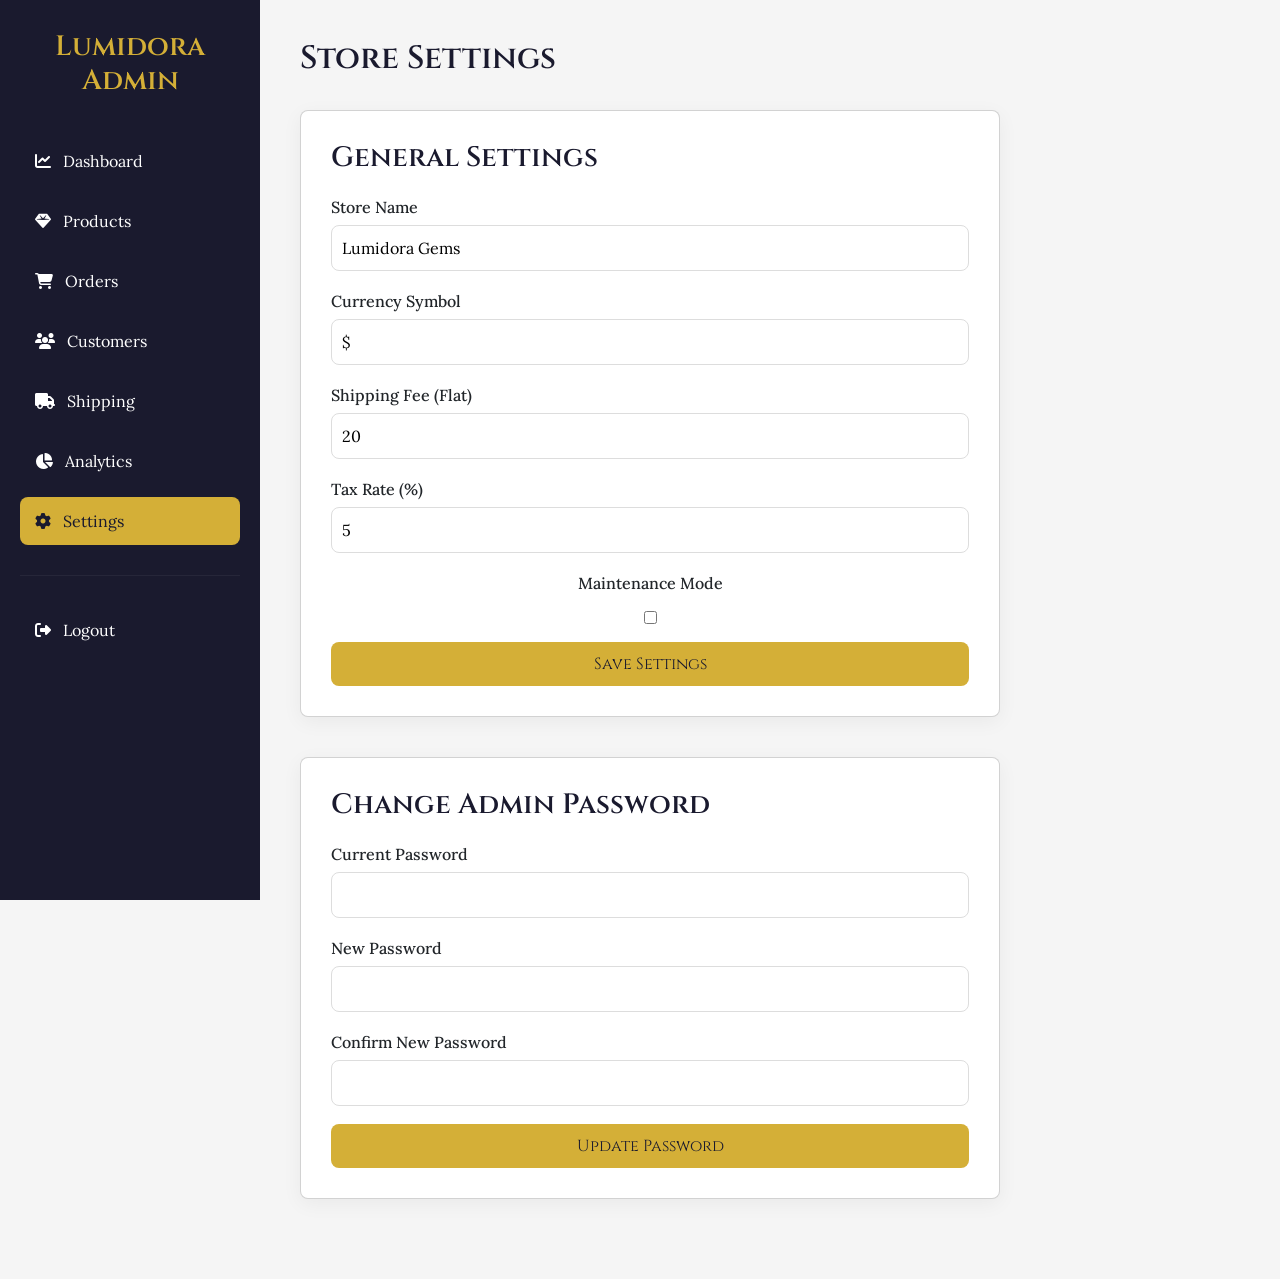
<file: admin/settings.html>
<!doctype html>
<html lang="en">
  <head>
    <meta charset="UTF-8" />
    <title>Settings | Lumidora Admin</title>
    <!-- Fonts & Icons -->
    <link
      rel="stylesheet"
      href="https://cdnjs.cloudflare.com/ajax/libs/font-awesome/6.4.0/css/all.min.css"
    />
    <link rel="preconnect" href="https://fonts.googleapis.com" />
    <link rel="preconnect" href="https://fonts.gstatic.com" crossorigin />
    <link
      href="https://fonts.googleapis.com/css2?family=Cinzel:wght@400;500;600;700&family=Lora:wght@400;500;600&display=swap"
      rel="stylesheet"
    />

    <!-- Bootstrap -->
    <link
      href="https://cdn.jsdelivr.net/npm/bootstrap@5.3.2/dist/css/bootstrap.min.css"
      rel="stylesheet"
    />
    <link rel="stylesheet" href="../user/css/styles.css" />

    <style>
      body {
        padding-top: 0;
      }

      .admin-wrapper {
        display: flex;
        min-height: 100vh;
      }

      .sidebar {
        width: 260px;
        background: var(--primary);
        color: white;
        padding: 30px 20px;
        position: fixed;
        height: 100vh;
      }

      .sidebar h3 {
        color: var(--accent);
        margin-bottom: 40px;
        text-align: center;
      }

      .sidebar a {
        display: flex;
        align-items: center;
        gap: 12px;
        padding: 12px 15px;
        border-radius: var(--radius);
        margin-bottom: 12px;
        transition: var(--transition);
      }

      .sidebar a:hover,
      .sidebar a.active {
        background: var(--accent);
        color: var(--primary);
      }

      .main-content {
        margin-left: 260px;
        padding: 40px;
        flex: 1;
      }

      .card {
        background: white;
        padding: 30px;
        border-radius: var(--radius);
        box-shadow: 0 5px 20px rgba(0, 0, 0, 0.05);
        max-width: 700px;
        margin-bottom: 40px;
      }

      .card h3 {
        margin-bottom: 20px;
      }

      .form-group {
        margin-bottom: 18px;
        display: flex;
        flex-direction: column;
      }

      .form-group label {
        margin-bottom: 6px;
        font-weight: 500;
      }

      .form-group input {
        padding: 10px;
        border-radius: var(--radius);
        border: 1px solid #ddd;
        transition: var(--transition);
      }

      .form-group input:focus {
        outline: none;
        border-color: var(--accent);
        box-shadow: 0 0 0 2px rgba(212, 175, 55, 0.15);
      }

      .toggle {
        display: flex;
        align-items: center;
        gap: 10px;
      }

      .btn {
        background: var(--accent);
        color: var(--primary);
        border: none;
        padding: 10px 16px;
        border-radius: var(--radius);
        cursor: pointer;
        transition: var(--transition);
      }

      .btn:hover {
        opacity: 0.9;
      }

      .message {
        margin-top: 12px;
        font-weight: 500;
        display: none;
      }

      hr {
        margin: 30px 0;
        border: none;
        border-top: 1px solid #eee;
      }
      /* ===== MOBILE TOPBAR ===== */

      .mobile-topbar {
        display: none;
        background: var(--primary);
        color: white;
        padding: 12px 20px;
        align-items: center;
        gap: 15px;
      }

      .mobile-topbar button {
        background: none;
        border: none;
        color: white;
        font-size: 22px;
      }

      .mobile-title {
        font-family: "Cinzel", serif;
      }

      /* ===== SIDEBAR ANIMATION ===== */

      .sidebar {
        transition: left 0.35s ease;
      }

      /* ===== DARK OVERLAY ===== */

      .sidebar-overlay {
        position: fixed;
        top: 0;
        left: 0;
        width: 100%;
        height: 100%;
        background: rgba(0, 0, 0, 0.45);
        opacity: 0;
        visibility: hidden;
        transition: all 0.3s ease;
        z-index: 998;
      }

      .sidebar-overlay.active {
        opacity: 1;
        visibility: visible;
      }

      /* ===== RESPONSIVE ===== */

      @media (max-width: 768px) {
        .mobile-topbar {
          display: flex;
        }

        .sidebar {
          position: fixed;
          left: -260px;
          top: 0;
          width: 260px;
          height: 100%;
          z-index: 999;
        }

        .sidebar.active {
          left: 0;
        }

        .main-content {
          margin-left: 0;
          padding: 20px;
        }
      }
    </style>
  </head>

  <body>
    <div class="sidebar-overlay"></div>

    <!-- ===== MOBILE TOPBAR ===== -->
    <div class="mobile-topbar d-md-none">
      <button id="menu-toggle">
        <i class="fas fa-bars"></i>
      </button>
      <span class="mobile-title">Lumidora Admin</span>
    </div>
    <div class="admin-wrapper">
      <!-- Sidebar -->
      <div class="sidebar">
        <h3>Lumidora Admin</h3>
        <a href="dashboard.html">
          <i class="fas fa-chart-line"></i> Dashboard
        </a>

        <a href="products.html"> <i class="fas fa-gem"></i> Products </a>

        <a href="orders.html"> <i class="fas fa-shopping-cart"></i> Orders </a>

        <a href="customers.html"> <i class="fas fa-users"></i> Customers </a>

        <a href="shipping.html"> <i class="fas fa-truck"></i> Shipping </a>

        <a href="analytics.html">
          <i class="fas fa-chart-pie"></i> Analytics
        </a>

        <a href="settings.html" class="active">
          <i class="fas fa-cog"></i> Settings
        </a>

        <hr style="border-color: rgba(255, 255, 255, 0.2)" />

        <a href="../index.html"> <i class="fas fa-sign-out-alt"></i> Logout </a>
      </div>

      <!-- Main Content -->
      <div class="main-content">
        <h2>Store Settings</h2>
        <br />

        <!-- Store Configuration Card -->
        <div class="card">
          <h3>General Settings</h3>

          <div class="form-group">
            <label>Store Name</label>
            <input type="text" id="store-name" />
          </div>

          <div class="form-group">
            <label>Currency Symbol</label>
            <input type="text" id="currency-symbol" />
          </div>

          <div class="form-group">
            <label>Shipping Fee (Flat)</label>
            <input type="number" id="shipping-fee" />
          </div>

          <div class="form-group">
            <label>Tax Rate (%)</label>
            <input type="number" id="tax-rate" />
          </div>

          <div class="form-group toggle">
            <label>Maintenance Mode</label>
            <input type="checkbox" id="maintenance-mode" />
          </div>

          <button class="btn" onclick="saveSettings()">Save Settings</button>

          <div class="message" id="settings-msg"></div>
        </div>

        <!-- Password Card -->
        <div class="card">
          <h3>Change Admin Password</h3>

          <div class="form-group">
            <label>Current Password</label>
            <input type="password" id="current-password" />
          </div>

          <div class="form-group">
            <label>New Password</label>
            <input type="password" id="new-password" />
          </div>

          <div class="form-group">
            <label>Confirm New Password</label>
            <input type="password" id="confirm-password" />
          </div>

          <button class="btn" onclick="changePassword()">
            Update Password
          </button>

          <div class="message" id="password-msg"></div>
        </div>
      </div>
    </div>

    <script>
      /* ===== Initialize Default Admin ===== */

      if (!localStorage.getItem("adminAuth")) {
        localStorage.setItem(
          "adminAuth",
          JSON.stringify({
            username: "admin",
            password: "admin123",
          }),
        );
      }

      /* ===== Load Settings ===== */

      function loadSettings() {
        const settings = JSON.parse(localStorage.getItem("storeSettings")) || {
          storeName: "Lumidora Gems",
          currency: "$",
          shippingFee: 20,
          taxRate: 5,
          maintenanceMode: false,
        };

        document.getElementById("store-name").value = settings.storeName;
        document.getElementById("currency-symbol").value = settings.currency;
        document.getElementById("shipping-fee").value = settings.shippingFee;
        document.getElementById("tax-rate").value = settings.taxRate;
        document.getElementById("maintenance-mode").checked =
          settings.maintenanceMode;
      }

      /* ===== Save Settings ===== */

      function saveSettings() {
        const settings = {
          storeName: document.getElementById("store-name").value,
          currency: document.getElementById("currency-symbol").value,
          shippingFee:
            parseFloat(document.getElementById("shipping-fee").value) || 0,
          taxRate: parseFloat(document.getElementById("tax-rate").value) || 0,
          maintenanceMode: document.getElementById("maintenance-mode").checked,
        };

        localStorage.setItem("storeSettings", JSON.stringify(settings));

        const msg = document.getElementById("settings-msg");
        msg.style.display = "block";
        msg.style.color = "green";
        msg.textContent = "Settings saved successfully!";

        setTimeout(() => (msg.style.display = "none"), 2000);
      }

      /* ===== Change Password ===== */

      function changePassword() {
        const current = document.getElementById("current-password").value;
        const newPass = document.getElementById("new-password").value;
        const confirm = document.getElementById("confirm-password").value;
        const msg = document.getElementById("password-msg");

        const admin = JSON.parse(localStorage.getItem("adminAuth"));

        msg.style.display = "block";

        if (current !== admin.password) {
          msg.style.color = "red";
          msg.textContent = "Current password is incorrect.";
          return;
        }

        if (newPass.length < 6) {
          msg.style.color = "red";
          msg.textContent = "Password must be at least 6 characters.";
          return;
        }

        if (newPass !== confirm) {
          msg.style.color = "red";
          msg.textContent = "New passwords do not match.";
          return;
        }

        admin.password = newPass;
        localStorage.setItem("adminAuth", JSON.stringify(admin));

        msg.style.color = "green";
        msg.textContent = "Password updated successfully!";

        document.getElementById("current-password").value = "";
        document.getElementById("new-password").value = "";
        document.getElementById("confirm-password").value = "";
      }

      loadSettings();
    </script>
    <script>
      /* ===== SIDEBAR TOGGLE ===== */

      const toggleBtn = document.getElementById("menu-toggle");
      const sidebar = document.querySelector(".sidebar");
      const overlay = document.querySelector(".sidebar-overlay");
      const sidebarLinks = document.querySelectorAll(".sidebar a");

      function openSidebar() {
        sidebar.classList.add("active");
        overlay.classList.add("active");
      }

      function closeSidebar() {
        sidebar.classList.remove("active");
        overlay.classList.remove("active");
      }

      toggleBtn.addEventListener("click", () => {
        if (sidebar.classList.contains("active")) {
          closeSidebar();
        } else {
          openSidebar();
        }
      });

      /* close when overlay clicked */

      overlay.addEventListener("click", closeSidebar);

      /* auto close when menu clicked */

      sidebarLinks.forEach((link) => {
        link.addEventListener("click", () => {
          if (window.innerWidth <= 768) {
            closeSidebar();
          }
        });
      });
    </script>
  </body>
</html>
</file>
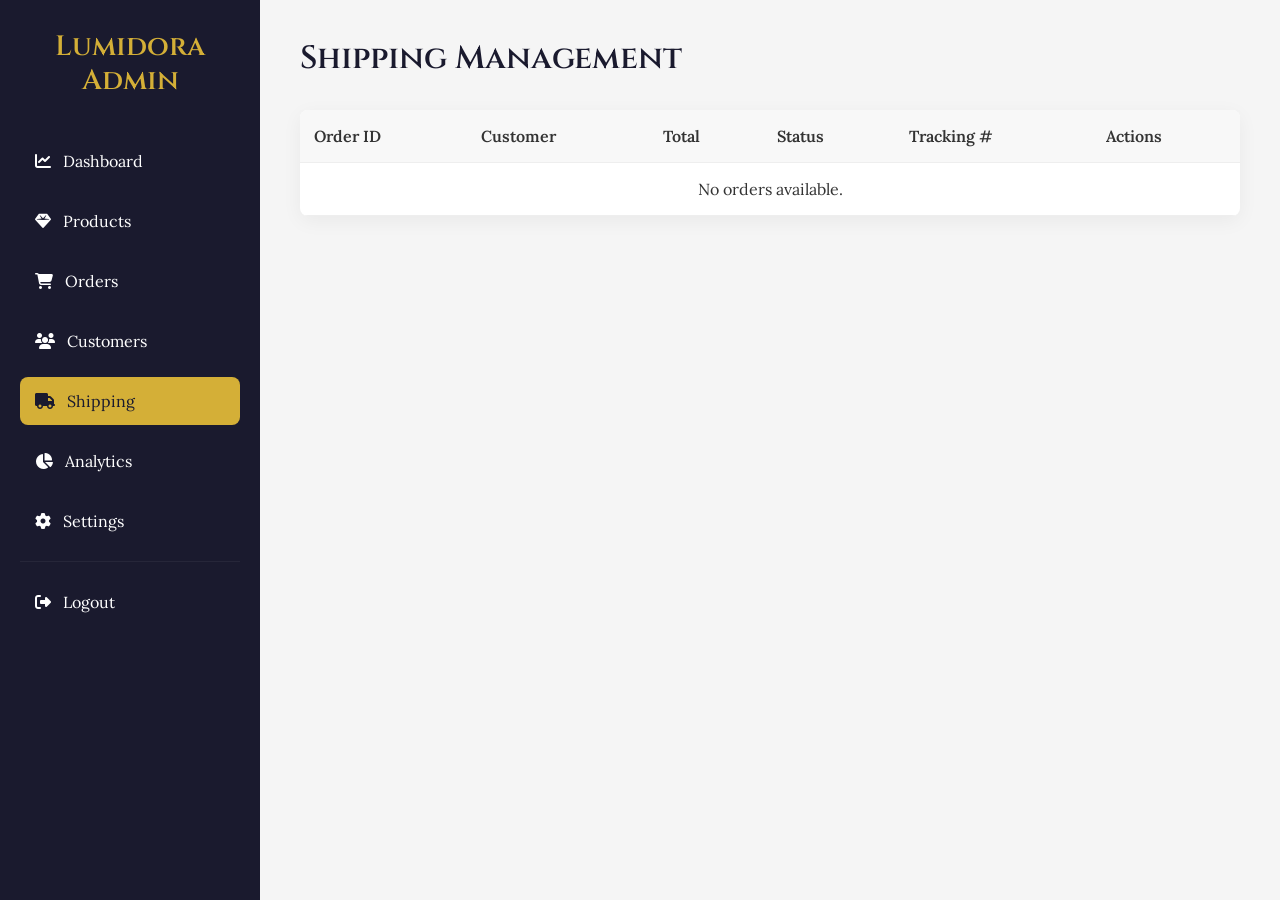
<file: admin/shipping.html>
<!doctype html>
<html lang="en">
  <head>
    <meta charset="UTF-8" />
    <title>Shipping | Lumidora Admin</title>
    <!-- Fonts & Icons -->
    <link
      rel="stylesheet"
      href="https://cdnjs.cloudflare.com/ajax/libs/font-awesome/6.4.0/css/all.min.css"
    />
    <link rel="preconnect" href="https://fonts.googleapis.com" />
    <link rel="preconnect" href="https://fonts.gstatic.com" crossorigin />
    <link
      href="https://fonts.googleapis.com/css2?family=Cinzel:wght@400;500;600;700&family=Lora:wght@400;500;600&display=swap"
      rel="stylesheet"
    />

    <!-- Bootstrap -->
    <link
      href="https://cdn.jsdelivr.net/npm/bootstrap@5.3.2/dist/css/bootstrap.min.css"
      rel="stylesheet"
    />

    <link rel="stylesheet" href="../user/css/styles.css" />

    <style>
      body {
        padding-top: 0;
      }

      .admin-wrapper {
        display: flex;
        min-height: 100vh;
      }

      .sidebar {
        width: 260px;
        background: var(--primary);
        color: white;
        padding: 30px 20px;
        position: fixed;
        height: 100vh;
      }

      .sidebar h3 {
        color: var(--accent);
        margin-bottom: 40px;
        text-align: center;
      }

      .sidebar a {
        display: flex;
        align-items: center;
        gap: 12px;
        padding: 12px 15px;
        border-radius: var(--radius);
        margin-bottom: 12px;
        transition: var(--transition);
      }

      .sidebar a:hover,
      .sidebar a.active {
        background: var(--accent);
        color: var(--primary);
      }

      .main-content {
        margin-left: 260px;
        padding: 40px;
        flex: 1;
      }

      table {
        width: 100%;
        border-collapse: collapse;
        background: white;
        border-radius: var(--radius);
        overflow: hidden;
        box-shadow: 0 5px 20px rgba(0, 0, 0, 0.05);
      }

      th,
      td {
        padding: 14px;
        text-align: left;
        border-bottom: 1px solid #eee;
      }

      th {
        background: #f8f8f8;
        font-weight: 600;
      }

      .tracking-input {
        padding: 6px;
        border-radius: var(--radius);
        border: 1px solid #ccc;
        width: 140px;
      }

      .action-btn {
        background: var(--accent);
        color: var(--primary);
        border: none;
        padding: 6px 10px;
        border-radius: var(--radius);
        cursor: pointer;
        transition: var(--transition);
      }

      .action-btn:hover {
        opacity: 0.9;
      }
      /* ===== MOBILE TOPBAR ===== */

      .mobile-topbar {
        display: none;
        background: var(--primary);
        color: white;
        padding: 12px 20px;
        align-items: center;
        gap: 15px;
      }

      .mobile-topbar button {
        background: none;
        border: none;
        color: white;
        font-size: 22px;
      }

      .mobile-title {
        font-family: "Cinzel", serif;
      }

      /* ===== SIDEBAR ANIMATION ===== */

      .sidebar {
        transition: left 0.35s ease;
      }

      /* ===== DARK OVERLAY ===== */

      .sidebar-overlay {
        position: fixed;
        top: 0;
        left: 0;
        width: 100%;
        height: 100%;
        background: rgba(0, 0, 0, 0.45);
        opacity: 0;
        visibility: hidden;
        transition: all 0.3s ease;
        z-index: 998;
      }

      .sidebar-overlay.active {
        opacity: 1;
        visibility: visible;
      }

      /* ===== RESPONSIVE ===== */

      @media (max-width: 768px) {
        .mobile-topbar {
          display: flex;
        }

        .sidebar {
          position: fixed;
          left: -260px;
          top: 0;
          width: 260px;
          height: 100%;
          z-index: 999;
        }

        .sidebar.active {
          left: 0;
        }

        .main-content {
          margin-left: 0;
          padding: 20px;
        }
      }
    </style>
  </head>

  <body>
    <div class="sidebar-overlay"></div>

    <!-- ===== MOBILE TOPBAR ===== -->
    <div class="mobile-topbar d-md-none">
      <button id="menu-toggle">
        <i class="fas fa-bars"></i>
      </button>
      <span class="mobile-title">Lumidora Admin</span>
    </div>
    <div class="admin-wrapper">
      <!-- Sidebar -->
      <div class="sidebar">
        <h3>Lumidora Admin</h3>
        <a href="dashboard.html"><i class="fas fa-chart-line"></i> Dashboard</a>
        <a href="products.html"><i class="fas fa-gem"></i> Products</a>
        <a href="orders.html"><i class="fas fa-shopping-cart"></i> Orders</a>
        <a href="customers.html"><i class="fas fa-users"></i> Customers</a>
        <a href="shipping.html" class="active"
          ><i class="fas fa-truck"></i> Shipping
        </a>
        <a href="analytics.html"><i class="fas fa-chart-pie"></i> Analytics</a>
        <a href="settings.html"><i class="fas fa-cog"></i> Settings</a>

        <hr style="border-color: rgba(255, 255, 255, 0.2)" />

        <a href="../index.html"> <i class="fas fa-sign-out-alt"></i> Logout </a>
      </div>

      <!-- Main Content -->
      <div class="main-content">
        <h2>Shipping Management</h2>
        <br />

        <table>
          <thead>
            <tr>
              <th>Order ID</th>
              <th>Customer</th>
              <th>Total</th>
              <th>Status</th>
              <th>Tracking #</th>
              <th>Actions</th>
            </tr>
          </thead>
          <tbody id="shipping-table"></tbody>
        </table>
      </div>
    </div>

    <script>
      let orders = JSON.parse(localStorage.getItem("orders")) || [];

      function renderShipping() {
        const table = document.getElementById("shipping-table");
        table.innerHTML = "";

        if (orders.length === 0) {
          table.innerHTML = `
      <tr>
        <td colspan="6" style="text-align:center;">No orders available.</td>
      </tr>
    `;
          return;
        }

        orders.forEach((order) => {
          const row = document.createElement("tr");

          row.innerHTML = `
      <td>#${order.id}</td>
      <td>${order.customer || "Guest"}</td>
      <td>$${order.total.toFixed(2)}</td>
      <td>${order.status}</td>
      <td>
        <input 
          type="text" 
          class="tracking-input" 
          value="${order.trackingNumber || ""}" 
          placeholder="Tracking #" 
          onchange="updateTracking(${order.id}, this.value)"
        />
      </td>
      <td>
        <button class="action-btn" onclick="markShipped(${order.id})">
          Mark Shipped
        </button>
        <button class="action-btn" onclick="markDelivered(${order.id})">
          Delivered
        </button>
      </td>
    `;

          table.appendChild(row);
        });
      }

      function updateTracking(id, trackingNumber) {
        const order = orders.find((o) => o.id === id);
        if (!order) return;

        order.trackingNumber = trackingNumber;
        localStorage.setItem("orders", JSON.stringify(orders));
      }

      function markShipped(id) {
        const order = orders.find((o) => o.id === id);
        if (!order) return;

        order.status = "Shipped";
        localStorage.setItem("orders", JSON.stringify(orders));
        renderShipping();
      }

      function markDelivered(id) {
        const order = orders.find((o) => o.id === id);
        if (!order) return;

        order.status = "Delivered";
        localStorage.setItem("orders", JSON.stringify(orders));
        renderShipping();
      }

      renderShipping();
    </script>
    <script>
      /* ===== SIDEBAR TOGGLE ===== */

      const toggleBtn = document.getElementById("menu-toggle");
      const sidebar = document.querySelector(".sidebar");
      const overlay = document.querySelector(".sidebar-overlay");
      const sidebarLinks = document.querySelectorAll(".sidebar a");

      function openSidebar() {
        sidebar.classList.add("active");
        overlay.classList.add("active");
      }

      function closeSidebar() {
        sidebar.classList.remove("active");
        overlay.classList.remove("active");
      }

      toggleBtn.addEventListener("click", () => {
        if (sidebar.classList.contains("active")) {
          closeSidebar();
        } else {
          openSidebar();
        }
      });

      /* close when overlay clicked */

      overlay.addEventListener("click", closeSidebar);

      /* auto close when menu clicked */

      sidebarLinks.forEach((link) => {
        link.addEventListener("click", () => {
          if (window.innerWidth <= 768) {
            closeSidebar();
          }
        });
      });
    </script>
  </body>
</html>
</file>
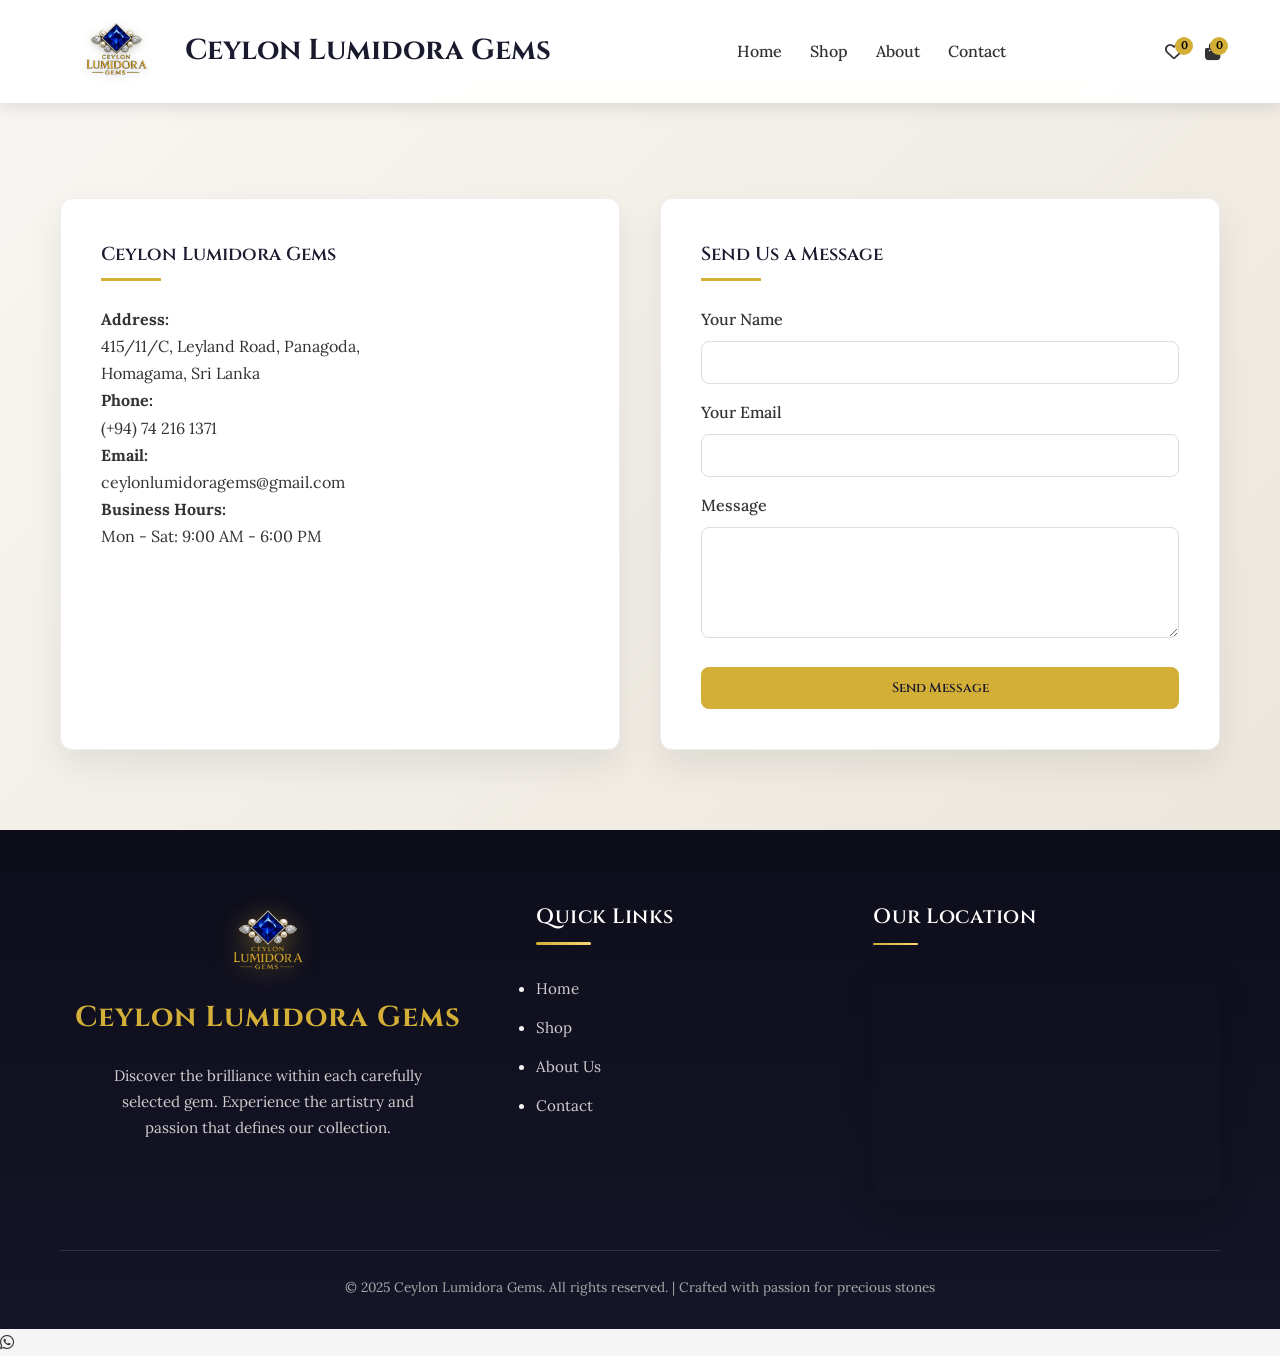
<file: user/contact.html>
<!doctype html>
<html lang="en">
  <head>
    <meta charset="UTF-8" />
    <meta name="viewport" content="width=device-width, initial-scale=1.0" />
    <title>Contact Us</title>

    <!-- Icons & Fonts -->
    <link
      rel="stylesheet"
      href="https://cdnjs.cloudflare.com/ajax/libs/font-awesome/6.4.0/css/all.min.css"
    />
    <link rel="preconnect" href="https://fonts.googleapis.com" />
    <link rel="preconnect" href="https://fonts.gstatic.com" crossorigin />
    <link
      href="https://fonts.googleapis.com/css2?family=Cinzel:wght@400;500;600;700&family=Lora:wght@400;500;600&display=swap"
      rel="stylesheet"
    />

    <link rel="stylesheet" href="css/contact.css" />
  </head>
  <body>
    <!-- ================= HEADER ================= -->
    <header>
      <div class="container">
        <nav class="navbar">
          <a href="#" class="logo">
              <img src="../assets/logo.png" alt="Ceylon Lumidora Gems Logo" class="logo-img">
              <span>Ceylon Lumidora Gems</span>
          </a>

          <ul class="nav-links">
            <li><a href="../index.html">Home</a></li>
            <li><a href="shop.html">Shop</a></li>
            <li><a href="about.html">About</a></li>
            <li><a href="#contact">Contact</a></li>
          </ul>

          <div class="nav-icons">
            <a href="#" id="wishlist-btn">
              <i class="far fa-heart"></i>
              <span class="wishlist-count">2</span>
            </a>

            <a href="#" id="cart-btn">
              <i class="fas fa-shopping-bag"></i>
              <span class="cart-count">3</span>
            </a>

            <button class="hamburger" id="hamburger">
              <i class="fas fa-bars"></i>
            </button>
          </div>
        </nav>

        <!-- Mobile Menu -->
        <div class="mobile-menu" id="mobile-menu">
          <a href="../index.html">Home</a>
          <a href="shop.html">Shop</a>
          <a href="about.html">About</a>
          <a href="#contact">Contact</a>

          <a href="login.html" id="mobile-login" class="mobile-login-link">
            <i class="fas fa-user"></i> Login
          </a>

          <div class="mobile-icons">
            <a href="#" id="mobile-wishlist">
              <i class="far fa-heart"></i>
              <span class="wishlist-count">2</span>
            </a>

            <a href="#" id="mobile-cart">
              <i class="fas fa-shopping-bag"></i>
              <span class="cart-count">3</span>
            </a>
          </div>
        </div>
      </div>
    </header>

    <main class="contact-section">
      <div class="container contact-grid">
        <!-- LEFT -->
        <div class="contact-card">
          <h3>Ceylon Lumidora Gems</h3>

          <p>
            <strong>Address:</strong><br />
            415/11/C, Leyland Road, Panagoda,<br />
            Homagama, Sri Lanka
          </p>

          <p>
            <strong>Phone:</strong><br />
            (+94) 74 216 1371
          </p>

          <p>
            <strong>Email:</strong><br />
            ceylonlumidoragems@gmail.com
          </p>

          <p>
            <strong>Business Hours:</strong><br />
            Mon - Sat: 9:00 AM - 6:00 PM
          </p>
        </div>

        <!-- RIGHT -->
        <div class="contact-card">
          <h3>Send Us a Message</h3>

          <form id="contactForm" class="contact-form">
            <label>Your Name</label>
            <input type="text" required />

            <label>Your Email</label>
            <input type="email" required />

            <label>Message</label>
            <textarea rows="5" required></textarea>

            <button type="submit" class="btn gold-btn">Send Message</button>
          </form>
        </div>
      </div>
    </main>

    <!-- ================= FOOTER ================= -->
    <!-- =================  Modals ================= -->

    <!-- Login Modal -->
    <div class="modal" id="login-modal">
      <div class="modal-content">
        <span class="close-modal" id="close-login">&times;</span>
        <h3>Login to Your Account</h3>
        <form id="login-form">
          <div class="form-group">
            <label for="email">Email Address</label>
            <input
              type="email"
              id="email"
              placeholder="Enter your email"
              required
            />
          </div>
          <div class="form-group">
            <label for="password">Password</label>
            <input
              type="password"
              id="password"
              placeholder="Enter your password"
              required
            />
          </div>
          <button type="submit" class="btn" style="width: 100%">Login</button>
        </form>
        <p style="text-align: center; margin-top: 15px">
          Don't have an account?
          <a href="login.html" style="color: var(--accent)">Sign up</a>
        </p>
      </div>
    </div>

    <!-- Cart Modal -->
    <div class="modal" id="cart-modal">
      <div class="modal-content">
        <span class="close-modal" id="close-cart">&times;</span>
        <h3>Your Cart</h3>
        <div id="cart-items">
          <!-- Cart items will be populated by JavaScript -->
          <p class="empty-cart">Your cart is empty</p>
        </div>
        <div id="cart-total" style="display: none">
          <hr />
          <div
            style="
              display: flex;
              justify-content: space-between;
              font-weight: bold;
              margin: 20px 0;
            "
          >
            <span>Total:</span>
            <span id="total-price">$0.00</span>
          </div>
          <button class="btn" style="width: 100%">Checkout</button>
        </div>
      </div>
    </div>

    <!-- Wishlist Modal -->
    <div class="modal" id="wishlist-modal">
      <div class="modal-content">
        <span class="close-modal" id="close-wishlist">&times;</span>
        <h3>Your Wishlist</h3>
        <div id="wishlist-items">
          <!-- Wishlist items will be populated by JavaScript -->
          <p class="empty-wishlist">Your wishlist is empty</p>
        </div>
      </div>
    </div>

    <footer id="contact">
      <div class="container">
        <div class="footer-content">
          <div class="footer-about">
            <div class="footer-brand">
              <img
                src="../assets/logo.png"
                alt="Ceylon Lumidora Gems Logo"
                class="footer-logo-img"
              />

              <div class="footer-logo-text">Ceylon Lumidora Gems</div>
            </div>

            <p>
              Discover the brilliance within each carefully selected gem.
              Experience the artistry and passion that defines our collection.
            </p>
          </div>
          <div class="footer-links">
            <h4>Quick Links</h4>
            <ul>
              <li><a href="index.html">Home</a></li>
              <li><a href="index.html#shop">Shop</a></li>
              <li><a href="about.html">About Us</a></li>
              <li><a href="index.html#contact">Contact</a></li>
            </ul>
          </div>
          <div class="footer-map">
            <h4>Our Location</h4>
            <div class="map-box">
              <iframe
                src="https://www.google.com/maps?q=Colombo,SriLanka&output=embed"
                loading="lazy"
              >
              </iframe>
            </div>
          </div>
        </div>
        <div class="footer-bottom">
          <p>
            &copy; 2025 Ceylon Lumidora Gems. All rights reserved. | Crafted with passion
            for precious stones
          </p>
        </div>
      </div>
    </footer>

    <a href="https://wa.me/94------" class="whatsapp-float" target="_blank">
      <i class="fab fa-whatsapp"></i>
    </a>
    <!-- ================= SCRIPT ================= -->
    <script src="js/dom.js"></script>
    <script src="js/data.js"></script>
    <script src="js/state.js"></script>
    <script src="js/ui.js"></script>
    <script src="js/cart.js"></script>
    <script src="js/wishlist.js"></script>
    <script src="js/events.js"></script>
    <script src="js/main.js"></script>

    <script>
      document.addEventListener("DOMContentLoaded", () => {
        const form = document.getElementById("contactForm");

        form.addEventListener("submit", function (e) {
          e.preventDefault();

          alert("Message sent successfully! We will contact you soon.");

          form.reset();
        });
      });
    </script>
  </body>
</html>
</file>
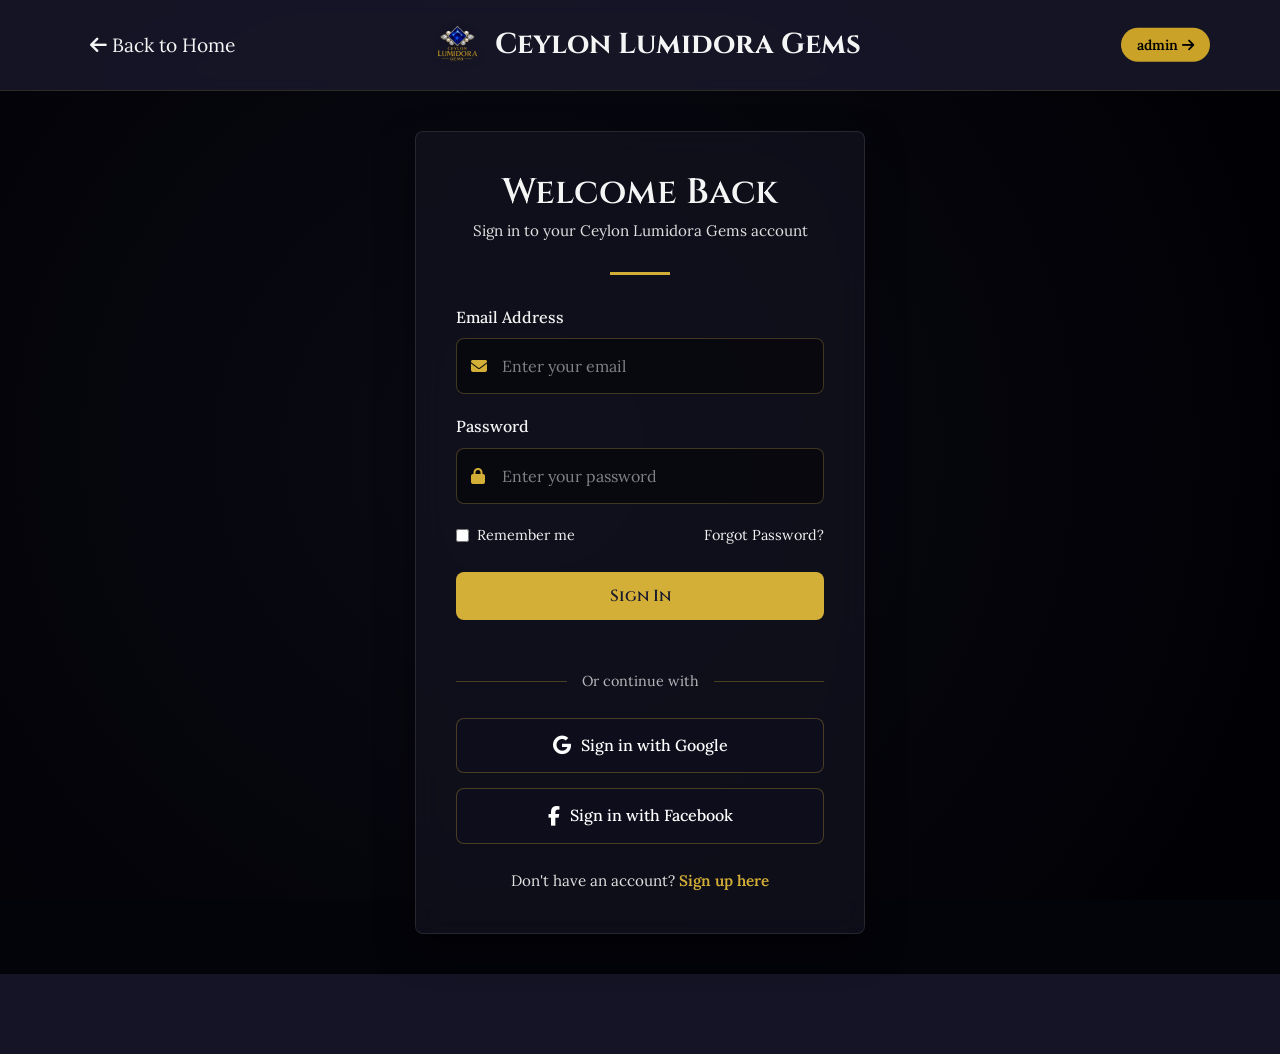
<file: user/login.html>
<!doctype html>
<html lang="en">
  <head>
    <meta charset="UTF-8" />
    <meta name="viewport" content="width=device-width, initial-scale=1.0" />
    <title>Register</title>
    <!-- Bootstrap 5 – used only for smoother spacing & utilities, no form style override -->
    <link
      href="https://cdn.jsdelivr.net/npm/bootstrap@5.3.0-alpha3/dist/css/bootstrap.min.css"
      rel="stylesheet"
    />
    <!-- Fonts & Icons (exact same) -->
    <link
      rel="stylesheet"
      href="https://cdnjs.cloudflare.com/ajax/libs/font-awesome/6.4.0/css/all.min.css"
    />
    <link
      href="https://fonts.googleapis.com/css2?family=Cinzel:wght@400;500;600;700&family=Lora:wght@400;500;600&display=swap"
      rel="stylesheet"
    />
<link rel="stylesheet" href="css/login.css" />

<style>
  .temp-dashboard-btn {
  position: absolute;
  right: 0;   
  top: 50%; 
  transform: translateY(-50%);
  padding: 6px 16px;
  background: #c9a227;
  color: #000;
  font-weight: 600;
  font-size: 14px;
  border-radius: 20px;
  text-decoration: none;
  transition: 0.3s ease;
}

.temp-dashboard-btn:hover {
  background: #e6c44d;
  color: #000;
}
</style>
  </head>
  <body>
    <!-- NIGHT SKY – pure random shining dots, just like a calm clear night, no orbs, no diamonds -->
    <div class="night-sky" id="nightSky"></div>

    <!-- HEADER (identical) -->
    <header class="account-header">
      <div class="container position-relative">
        <a href="../index.html" class="back-home">
          <i class="fas fa-arrow-left"></i> Back to Home
        </a>

        <a href="#" class="logo">
          <img src="../assets/logo.png" alt="Ceylon Lumidora Gems Logo" class="logo-img">
          <span>Ceylon Lumidora Gems</span>
        </a>

        <a href="../admin/dashboard.html" class="temp-dashboard-btn">
          admin <i class="fas fa-arrow-right"></i>
        </a>
      </div>
    </header>

    <!-- ACCOUNT CONTAINER – form exactly as original, nothing changed -->
    <div class="account-container">
      <div class="account-box" id="account-box">
        <!-- LOGIN FORM -->
        <div class="account-form" id="login-form">
          <div class="form-title">
            <h2>Welcome Back</h2>
            <p>Sign in to your Ceylon Lumidora Gems account</p>
          </div>
          <form id="loginForm">
            <div class="form-group">
              <label for="login-email">Email Address</label>
              <div class="input-with-icon">
                <i class="fas fa-envelope"></i>
                <input
                  type="email"
                  id="login-email"
                  class="form-control"
                  placeholder="Enter your email"
                  required
                />
              </div>
            </div>
            <div class="form-group">
              <label for="login-password">Password</label>
              <div class="input-with-icon">
                <i class="fas fa-lock"></i>
                <input
                  type="password"
                  id="login-password"
                  class="form-control"
                  placeholder="Enter your password"
                  required
                />
              </div>
            </div>
            <div class="remember-forgot">
              <div class="remember-me">
                <input type="checkbox" id="remember-me" />
                <label for="remember-me">Remember me</label>
              </div>
              <a href="#" class="forgot-password" id="forgot-password"
                >Forgot Password?</a
              >
            </div>
            <button type="submit" class="btn submit-btn">Sign In</button>
          </form>
          <div class="divider"><span>Or continue with</span></div>
          <div class="social-login">
            <button class="social-btn google-btn" id="google-login">
              <i class="fab fa-google"></i> Sign in with Google
            </button>
            <button class="social-btn facebook-btn" id="facebook-login">
              <i class="fab fa-facebook-f"></i> Sign in with Facebook
            </button>
          </div>
          <div class="toggle-form">
            Don't have an account? <a href="#" id="show-signup">Sign up here</a>
          </div>
        </div>

        <!-- SIGNUP FORM (hidden by default) -->
        <div class="account-form" id="signup-form" style="display: none">
          <div class="form-title">
            <h2>Create Account</h2>
            <p>Join the Ceylon Lumidora Gems community</p>
          </div>
          <form id="signupForm">
            <div class="form-group">
              <label for="signup-name">Full Name</label>
              <div class="input-with-icon">
                <i class="fas fa-user"></i>
                <input
                  type="text"
                  id="signup-name"
                  class="form-control"
                  placeholder="Enter your full name"
                  required
                />
              </div>
            </div>
            <div class="form-group">
              <label for="signup-email">Email Address</label>
              <div class="input-with-icon">
                <i class="fas fa-envelope"></i>
                <input
                  type="email"
                  id="signup-email"
                  class="form-control"
                  placeholder="Enter your email"
                  required
                />
              </div>
            </div>
            <div class="form-group">
              <label for="signup-password">Password</label>
              <div class="input-with-icon">
                <i class="fas fa-lock"></i>
                <input
                  type="password"
                  id="signup-password"
                  class="form-control"
                  placeholder="Create a password"
                  required
                />
                <button
                  type="button"
                  class="password-toggle"
                  id="signup-password-toggle"
                >
                  <i class="fas fa-eye"></i>
                </button>
              </div>
            </div>
            <div class="form-group">
              <label for="signup-confirm-password">Confirm Password</label>
              <div class="input-with-icon">
                <i class="fas fa-lock"></i>
                <input
                  type="password"
                  id="signup-confirm-password"
                  class="form-control"
                  placeholder="Confirm your password"
                  required
                />
                <button
                  type="button"
                  class="password-toggle"
                  id="signup-confirm-password-toggle"
                >
                  <i class="fas fa-eye"></i>
                </button>
              </div>
            </div>
            <div class="form-group">
              <div class="remember-me">
                <input type="checkbox" id="terms-agreement" required />
                <label for="terms-agreement"
                  >I agree to the
                  <a href="#" style="color: var(--accent-color)"
                    >Terms of Service</a
                  >
                  and
                  <a href="#" style="color: var(--accent-color)"
                    >Privacy Policy</a
                  ></label
                >
              </div>
            </div>
            <button type="submit" class="btn submit-btn">Create Account</button>
          </form>
          <div class="divider"><span>Or sign up with</span></div>
          <div class="social-login">
            <button class="social-btn google-btn" id="google-signup">
              <i class="fab fa-google"></i> Sign up with Google
            </button>
            <button class="social-btn facebook-btn" id="facebook-signup">
              <i class="fab fa-facebook-f"></i> Sign up with Facebook
            </button>
          </div>
          <div class="toggle-form">
            Already have an account?
            <a href="#" id="show-login">Sign in here</a>
          </div>
        </div>
      </div>
    </div>

    <!-- FOOTER -->
    <footer class="account-footer">
      <div class="container">
        <p>&copy; 2023 Ceylon Lumidora Gems. All rights reserved.</p>
      </div>
    </footer>

    <!-- SUCCESS MESSAGE (unchanged) -->
    <div class="success-message" id="success-message">
      <div class="success-icon"><i class="fas fa-gem"></i></div>
      <h3 id="success-title">Welcome to Ceylon Lumidora Gems!</h3>
      <p id="success-text">Your account has been created successfully.</p>
      <button class="btn" id="success-btn" style="margin-top: 20px">
        Continue
      </button>
    </div>

    <script src="js/loginMain.js"></script>
    <script src="js/authUI.js"></script>
    <script src="js/effects.js"></script>
    <script src="https://cdn.jsdelivr.net/npm/bootstrap@5.3.0-alpha3/dist/js/bootstrap.bundle.min.js"></script>
  </body>
</html>
</file>
<file: user/css/styles.css>
/* =========================================================
   GLOBAL RESET & ROOT VARIABLES
========================================================= */
* {
    margin: 0;
    padding: 0;
    box-sizing: border-box;
}

:root {
    --primary: #1a1a2e;
    --secondary: #8b4513;
    --accent: #d4af37;
    --light: #f5f5f5;
    --dark: #0d0d1a;
    --text: #333;
    --text-light: #777;
    --transition: all 0.3s ease;
    --shadow: 0 5px 15px rgba(0, 0, 0, 0.1);
    --radius: 8px;
}

/* =========================================================
   BASE STYLES
========================================================= */
body {
    font-family: "Lora", serif;
    background: var(--light);
    color: var(--text);
    overflow-x: hidden;
    padding-top: 90px;
}

h1, h2, h3, h4 {
    font-family: "Cinzel", serif;
    color: var(--primary);
    font-weight: 600;
}

a {
    text-decoration: none;
    color: inherit;
}

.container {
    max-width: 1200px;
    margin: auto;
    padding: 0 20px;
}

/* =========================================================
   BUTTONS
========================================================= */
.btn {
    padding: 12px 28px;
    background: var(--accent);
    border: none;
    border-radius: var(--radius);
    font-family: "Cinzel", serif;
    cursor: pointer;
    transition: var(--transition);
}

.btn:hover {
    background: var(--secondary);
    color: #fff;
    transform: translateY(-3px);
    box-shadow: var(--shadow);
}

.btn-outline {
    background: transparent;
    border: 2px solid var(--accent);
    color: var(--accent);
}

.btn-outline:hover {
    background: var(--accent);
    color: var(--primary);
}

/* =========================================================
   HEADER & NAVBAR
========================================================= */
header {
    position: fixed;
    top: 0;
    width: 100%;
    background: rgba(255, 255, 255, 0.95);
    box-shadow: var(--shadow);
    z-index: 1000;
    transition: var(--transition);
}

.navbar {
    display: flex;
    justify-content: space-between;
    align-items: center;
    padding: 18px 0;
}

/* Logo */
.logo {
    font-family: "Cinzel", serif;
    font-size: 1.8rem;
    font-weight: 700;
    color: var(--primary);
    display: flex;
    align-items: center;
    gap: 12px;
}

.logo-img {
    height: 85px;
    width: auto;
    object-fit: contain;
    filter: drop-shadow(0 2px 4px rgba(0,0,0,0.2));
    transition: var(--transition);
}

.logo:hover .logo-img {
    transform: scale(1.05);
}

/* Navigation Links */
.nav-links {
    display: flex;
    list-style: none;
}

.nav-links li {
    margin-left: 28px;
}

.nav-links a {
    font-weight: 500;
    transition: var(--transition);
}

.nav-links a:hover {
    color: var(--accent);
}

/* Navigation Icons */
.nav-icons {
    display: flex;
    align-items: center;
    gap: 22px;
}

.nav-icons a {
    position: relative;
    display: flex;
    align-items: center;
    font-size: 1.1rem;
}

/* Cart & Wishlist Badge */
.cart-count,
.wishlist-count {
    position: absolute;
    top: -6px;
    right: -8px;
    background: var(--accent);
    color: #000;
    width: 18px;
    height: 18px;
    border-radius: 50%;
    font-size: 0.7rem;
    display: flex;
    align-items: center;
    justify-content: center;
    font-weight: bold;
}

/* =========================================================
   MOBILE MENU
========================================================= */
.hamburger {
    display: none;
    font-size: 1.6rem;
    cursor: pointer;
    margin-left: 20px;
    background: none;
    border: none;
    color: var(--primary);
}

.mobile-menu {
    display: none;
    flex-direction: column;
    position: fixed;
    top: 78px;
    left: 0;
    width: 100%;
    background: #fff;
    padding: 20px;
    gap: 15px;
    transform: translateY(-120%);
    opacity: 0;
    transition: 0.3s ease;
    z-index: 999;
    box-shadow: 0 10px 20px rgba(0, 0, 0, 0.1);
}

.mobile-menu.active {
    display: flex;
    transform: translateY(0);
    opacity: 1;
}

.mobile-menu a {
    padding: 15px 0;
    border-bottom: 1px solid #eee;
    font-family: "Cinzel", serif;
    font-weight: 500;
    font-size: 1.1rem;
}

.mobile-menu a:hover {
    color: var(--accent);
}

.mobile-menu a:last-child {
    border-bottom: none;
}

.mobile-icons {
    display: flex;
    gap: 25px;
    margin-top: 10px;
    padding: 20px 0;
    border-top: 1px solid #eee;
    justify-content: space-around;
}

/* Mobile Login Button */
.mobile-login-btn {
    text-align: center;
    margin-top: 15px;
}

.mobile-login-link {
    display: flex;
    align-items: center;
    justify-content: center;
    background: var(--accent);
    gap: 8px;
    margin: 15px 0;
    padding: 12px 18px;
    border: 1.5px solid var(--accent);
    border-radius: 30px;
    color: var(--primary);
    font-family: "Cinzel", serif;
    font-weight: 600;
    transition: var(--transition);
}

.mobile-login-link:hover {
    background: var(--primary);
    color: var(--accent);
}

@media (max-width: 768px) {
  .logo-img {
    height: 34px;
  }

  .logo span {
    font-size: 1.3rem;
  }
}

/* =========================================================
   HERO SECTION
========================================================= */
.hero {
    height: 100vh;
    background:
        linear-gradient(rgba(26, 26, 46, 0.8), rgba(26, 26, 46, 0.6)),
        url("https://images.unsplash.com/photo-1605100804763-247f67b3557e?ixlib=rb-4.0.3&ixid=M3wxMjA3fDB8MHxwaG90by1wYWdlfHx8fGVufDB8fHx8fA%3D%3D&auto=format&fit=crop&w=2070&q=80");
    background-size: cover;
    background-position: center;
    display: flex;
    align-items: center;
    justify-content: center;
    color: #fff;
    text-align: center;
}

.hero h1 {
    font-size: 3rem;
    margin-bottom: 20px;
    color: #fff;
}

.hero p {
    font-size: 1.2rem;
    margin-bottom: 30px;
}

/* =========================================================
   FEATURED GEMS SECTION
========================================================= */
.featured {
    padding: 80px 0;
    background-color: var(--light);
}

.section-title {
    text-align: center;
    margin-bottom: 50px;
}

.section-title h2 {
    font-size: 2.5rem;
    position: relative;
    display: inline-block;
    padding-bottom: 15px;
}

.section-title h2::after {
    content: "";
    position: absolute;
    bottom: 0;
    left: 50%;
    transform: translateX(-50%);
    width: 100px;
    height: 3px;
    background-color: var(--accent);
}

.gems-grid {
    display: grid;
    grid-template-columns: repeat(auto-fill, minmax(280px, 1fr));
    gap: 30px;
}

.gem-card {
    background-color: white;
    border-radius: var(--radius);
    overflow: hidden;
    box-shadow: var(--shadow);
    transition: var(--transition);
}

.gem-card:hover {
    transform: translateY(-10px);
    box-shadow: 0 15px 30px rgba(0, 0, 0, 0.15);
}

.gem-img {
    height: 250px;
    width: 100%;
    object-fit: cover;
}

.gem-info {
    padding: 20px;
}

.gem-name {
    font-size: 1.3rem;
    margin-bottom: 10px;
}

.gem-price {
    font-size: 1.1rem;
    color: var(--accent);
    font-weight: 600;
    margin-bottom: 15px;
}

.gem-actions {
    display: flex;
    justify-content: space-between;
    gap: 10px;
}

/* Wishlist highlight */
.in-wishlist {
    background-color: rgba(212, 175, 55, 0.1);
}

/* =========================================================
   MODALS & NOTIFICATIONS
========================================================= */
.modal {
    display: none;
    position: fixed;
    inset: 0;
    background-color: rgba(0,0,0,0.7);
    z-index: 2000;
    justify-content: center;
    align-items: center;
}

.modal-content {
    background-color: white;
    padding: 30px;
    border-radius: var(--radius);
    max-width: 400px;
    width: 90%;
    position: relative;
    animation: modalFadeIn 0.3s;
}

@keyframes modalFadeIn {
    from { opacity: 0; transform: translateY(-50px); }
    to { opacity: 1; transform: translateY(0); }
}

.close-modal {
    position: absolute;
    top: 15px;
    right: 15px;
    font-size: 1.5rem;
    cursor: pointer;
    color: var(--text-light);
}

/* Notifications */
.notification {
    position: fixed;
    top: 100px;
    right: 20px;
    background-color: var(--accent);
    color: var(--primary);
    padding: 15px 25px;
    border-radius: var(--radius);
    font-weight: 600;
    z-index: 3000;
    box-shadow: var(--shadow);
    animation: slideIn 0.3s ease;
}

@keyframes slideIn {
    from { transform: translateX(100%); opacity: 0; }
    to { transform: translateX(0); opacity: 1; }
}

@keyframes slideOut {
    from { transform: translateX(0); opacity: 1; }
    to { transform: translateX(100%); opacity: 0; }
}

/* =========================================================
   FOOTER
========================================================= */
footer {
    background: linear-gradient(180deg, #0d0d1a, #151528);
    color: var(--light);
    padding: 70px 0 30px;
}

.footer-content {
    display: grid;
    grid-template-columns: repeat(auto-fit, minmax(260px, 1fr));
    gap: 40px;
    margin-bottom: 40px;
}

.footer-logo {
    font-family: "Cinzel", serif;
    font-size: 1.9rem;
    font-weight: 700;
    color: var(--accent);
    margin-bottom: 18px;
}

.footer-links h4,
.footer-contact h4 {
    font-family: "Cinzel", serif;
    font-size: 1.3rem;
    font-weight: 600;
    color: #fff;
    margin-bottom: 20px;
    position: relative;
    padding-bottom: 10px;
    letter-spacing: 0.5px;
}

.footer-links h4::after,
.footer-contact h4::after {
    content: "";
    position: absolute;
    bottom: 0;
    left: 0;
    width: 45px;
    height: 2px;
    background-color: var(--accent);
}

.footer-links ul { list-style: none; }
.footer-links li { margin-bottom: 12px; }
.footer-links a {
    color: #cfcfcf;
    font-size: 0.95rem;
    transition: var(--transition);
}
.footer-links a:hover { color: var(--accent); padding-left: 6px; }

.footer-contact p {
    display: flex;
    align-items: center;
    margin-bottom: 12px;
    color: #cfcfcf;
    font-size: 0.95rem;
}

.footer-contact i { margin-right: 10px; color: var(--accent); font-size: 1rem; }

.footer-bottom {
    text-align: center;
    padding-top: 25px;
    border-top: 1px solid rgba(255, 255, 255, 0.12);
    font-size: 0.85rem;
    color: #aaa;
}

/* =========================================================
   RESPONSIVE DESIGN
========================================================= */
@media (max-width: 992px) {
    .hero h1 { font-size: 2.8rem; }
}

@media (max-width: 768px) {
    .nav-links { display: none; }
    .nav-icons a:not(.btn-outline) { display: none; }
    .hamburger { display: block; }
    .logo-img { height: 50px; }
    .hero h1 { font-size: 2.2rem; }
    
    /* Footer heading underline center */
    .footer-links h4::after,
    .footer-contact h4::after { left: 50%; transform: translateX(-50%); }
    
    /* Mobile badges */
    .nav-icons a,
    .mobile-icons a { position: relative; }
    .mobile-icons .cart-count { top: -4px; right: -6px; }
}

@media (max-width: 576px) {
    .hero h1 { font-size: 1.8rem; }
    .hero p { font-size: 1rem; }
    .section-title h2 { font-size: 2rem; }
}
</file>
<file: user/css/contact.css>
* {
  margin: 0;
  padding: 0;
  box-sizing: border-box;
}

:root {
  --primary: #1a1a2e;
  --secondary: #8b4513;
  --accent: #d4af37;
  --light: #f5f5f5;
  --dark: #0d0d1a;
  --text: #333;
  --text-light: #777;
  --transition: all 0.3s ease;
  --shadow: 0 5px 15px rgba(0, 0, 0, 0.1);
  --radius: 8px;
}

body {
  font-family: "Lora", serif;
  background: var(--light);
  color: var(--text);
  overflow-x: hidden;
  padding-top: 78px;
  line-height: 1.7;
}

h1,
h2,
h3,
h4 {
  font-family: "Cinzel", serif;
  color: var(--primary);
  font-weight: 600;
}

a {
  text-decoration: none;
  color: inherit;
}

.container {
  max-width: 1200px;
  margin: auto;
  padding: 0 20px;
}

/* ================= BUTTONS ================= */
.btn {
  padding: 12px 28px;
  background: var(--accent);
  border: none;
  border-radius: var(--radius);
  font-family: "Cinzel", serif;
  cursor: pointer;
  transition: var(--transition);
  color: var(--primary);
  font-weight: 600;
}

.btn:hover {
  background: var(--secondary);
  color: #fff;
  transform: translateY(-3px);
  box-shadow: var(--shadow);
}

.btn-outline {
  background: transparent;
  border: 2px solid var(--accent);
  color: var(--accent);
}

.btn-outline:hover {
  background: var(--accent);
  color: var(--primary);
}

/* ================= HEADER ================= */
header {
  position: fixed;
  top: 0;
  width: 100%;
  background: rgba(255, 255, 255, 0.95);
  box-shadow: var(--shadow);
  z-index: 1000;
  transition: var(--transition);
}

.navbar {
  display: flex;
  justify-content: space-between;
  align-items: center;
  padding: 14px 0;
}

.logo {
  font-family: "Cinzel", serif;
  font-size: 1.8rem;
  font-weight: 700;
  color: var(--primary);
  display: flex;
  align-items: center;
  gap: 12px;
}

.logo-img {
  height: 75px;
  width: auto;
  object-fit: contain;
  filter: drop-shadow(0 2px 4px rgba(0, 0, 0, 0.2));
  transition: var(--transition);
}

.logo:hover .logo-img {
  transform: scale(1.05);
}

@media (max-width: 768px) {
  .logo-img {
    height: 34px;
  }

  .logo span {
    font-size: 1.3rem;
  }
}
.nav-links {
  display: flex;
  list-style: none;
}

.nav-links li {
  margin-left: 28px;
}

.nav-links a {
  font-weight: 500;
  transition: var(--transition);
}

.nav-links a:hover {
  color: var(--accent);
}

.nav-icons {
  display: flex;
  align-items: center;
  gap: 22px;
}

.nav-icons a {
  position: relative;
  display: flex;
  align-items: center;
  font-size: 1.1rem;
}

.cart-count,
.wishlist-count {
  position: absolute;
  top: -6px;
  right: -10px;
  background: var(--accent);
  color: #000;
  width: 18px;
  height: 18px;
  border-radius: 50%;
  font-size: 0.7rem;
  display: flex;
  align-items: center;
  justify-content: center;
  font-weight: bold;
}

/* Hamburger */
.hamburger {
  display: none;
  font-size: 1.6rem;
  cursor: pointer;
  margin-left: 20px;
  background: none;
  border: none;
  color: var(--primary);
}

/* ================= MOBILE MENU ================= */
.mobile-menu {
  display: none;
  flex-direction: column;
  position: fixed;
  top: 78px;
  left: 0;
  width: 100%;
  background: #fff;
  padding: 20px;
  gap: 15px;
  transform: translateY(-120%);
  opacity: 0;
  transition: 0.3s ease;
  z-index: 999;
  box-shadow: 0 10px 20px rgba(0, 0, 0, 0.1);
}

.mobile-menu a {
  padding: 15px 0;
  border-bottom: 1px solid #eee;
  font-family: "Cinzel", serif;
  font-weight: 500;
}

.mobile-menu a:last-child {
  border-bottom: none;
}

.mobile-menu.active {
  display: flex;
  transform: translateY(0);
  opacity: 1;
}

.mobile-icons {
  display: flex;
  gap: 25px;
  margin-top: 10px;
  padding: 20px 0;
  border-top: 1px solid #eee;
  justify-content: space-around;
}

.mobile-login-link {
    display: flex;
    align-items: center;
    justify-content: center;
    background: var(--accent);
    gap: 8px;
    margin: 15px 0;
    padding: 12px 18px;
    border: 1.5px solid var(--accent);
    border-radius: 30px;
    color: var(--primary);
    font-family: "Cinzel", serif;
    font-weight: 600;
    transition: var(--transition);
}

.mobile-login-link:hover {
    background: var(--primary);
    color: var(--accent);
}

/* ================= FOOTER ================= */
footer {
  background: linear-gradient(180deg, #0d0d1a, #151528);
  color: var(--light);
  padding: 70px 0 30px;
}

.footer-content {
  display: grid;
  grid-template-columns: 1.2fr 0.8fr 1fr; 
  gap: 60px;
  align-items: stretch;
  margin-bottom: 50px;
}
.footer-logo {
  font-family: "Cinzel", serif;
  font-size: 1.9rem;
  font-weight: 700;
  color: var(--accent);
  margin-bottom: 18px;
}

.footer-about p {
  color: #cfcfcf;
  line-height: 1.7;
  font-size: 0.95rem;
}

.footer-links h4,
.footer-map h4 {
  font-family: "Cinzel", serif;
  font-size: 1.3rem;
  font-weight: 600;
  color: #ffffff; /* Brighter white */
  margin-bottom: 20px;
  position: relative;
  padding-bottom: 10px;
  letter-spacing: 0.5px;
}

.footer-links h4::after,
.footer-map h4::after {
  content: "";
  position: absolute;
  bottom: 0;
  left: 0;
  width: 55px;
  height: 3px;
  background: linear-gradient(90deg, var(--accent), #f7d774);
  border-radius: 3px;
}

.footer-links ul {
  padding: 0;
  margin-top: 10px;
}

.footer-about p {
  margin-top: 10px;
}

.footer-links li {
  margin-bottom: 12px;
}

.footer-links a {
  color: #cfcfcf;
  font-size: 0.95rem;
  transition: var(--transition);
}

.footer-links a:hover {
  color: var(--accent);
  padding-left: 6px;
}

.footer-contact p {
  display: flex;
  align-items: center;
  margin-bottom: 12px;
  color: #cfcfcf;
  font-size: 0.95rem;
}

.footer-contact i {
  margin-right: 10px;
  color: var(--accent);
  font-size: 1rem;
}

.footer-about,
.footer-links,
.footer-map {
  display: flex;
  flex-direction: column;
  justify-content: flex-start;
  min-height: 260px;
}

.footer-bottom {
  text-align: center;
  padding-top: 25px;
  border-top: 1px solid rgba(255, 255, 255, 0.12);
  font-size: 0.85rem;
  color: #aaa;
}

/* ===== Footer Brand Layout ===== */

.footer-brand {
  text-align: center;
  margin-bottom: 20px;
}

.footer-logo-img {
  width: 130px;
  height: auto;
  filter: drop-shadow(0 4px 12px rgba(212,175,55,0.4));
}

.footer-logo-text {
  font-family: "Cinzel", serif;
  font-size: 1.8rem;
  font-weight: 700;
  color: var(--accent);
  letter-spacing: 1px;
}

.footer-about p {
  text-align: center;
  max-width: 320px;
  margin: 0 auto;
  color: #cfcfcf;
  line-height: 1.7;
  font-size: 0.95rem;
}

.footer-map h4::after {
  content: "";
  position: absolute;
  bottom: 0;
  left: 0;
  width: 45px;
  height: 2px;
  background-color: var(--accent);
}

.map-box {
  width: 100%;
  height: 220px;
  border-radius: 14px;
  overflow: hidden;
  margin-top: 15px;
  box-shadow: 0 10px 30px rgba(0,0,0,0.25);
}

.map-box iframe {
  width: 100%;
  height: 100%;
  border: none;
}

@media (max-width: 992px) {
  .footer-content {
    grid-template-columns: 1fr;
    gap: 40px;
  }

  .footer-map,
  .footer-about,
  .footer-links {
    min-height: auto;
  }

  .map-box {
    height: 260px;
  }
}
/* ================= RESPONSIVE ================= */
@media (max-width: 992px) {
  .about-hero h1 {
    font-size: 2.8rem;
  }

  .story-grid {
    grid-template-columns: 1fr;
    gap: 40px;
  }

  .story-image {
    order: 2;
  }

  .story-text {
    order: 1;
  }
}

@media (max-width: 768px) {
  .nav-links {
    display: none;
  }

  .nav-icons a:not(.btn-outline) {
    display: none;
  }

  .hamburger {
    display: block;
  }

  .about-hero h1 {
    font-size: 2.2rem;
  }

  .about-hero p {
    font-size: 1.1rem;
  }

  .mobile-menu {
    display: flex;
  }

  /* 🔧 Mobile badge alignment */
  .mobile-icons .cart-count,
  .mobile-icons .wishlist-count {
    top: -4px;
    right: -6px;
  }

  .section-title h2 {
    font-size: 2rem;
  }

  .cta-section h2 {
    font-size: 2rem;
  }
}

@media (max-width: 576px) {
  .about-hero h1 {
    font-size: 1.8rem;
  }

  .about-hero p {
    font-size: 1rem;
  }

  .value-card {
    padding: 30px 20px;
  }
}

.nav-icons a,
.mobile-icons a {
  position: relative; /* ensure badge is anchored correctly */
}

.cart-count {
  top: -6px;
  right: -8px;
  transform: translate(0, 0);
}

/* Mobile-specific fine tuning */
@media (max-width: 768px) {
  .mobile-icons .cart-count {
    top: -4px;
    right: -6px;
  }
}
/* ================= Modals ================= */
.modal {
  display: none;
  position: fixed;
  top: 0;
  left: 0;
  width: 100%;
  height: 100%;
  background-color: rgba(0, 0, 0, 0.7);
  z-index: 2000;
  justify-content: center;
  align-items: center;
}

.modal-content {
  background-color: white;
  padding: 30px;
  border-radius: var(--radius);
  max-width: 400px;
  width: 90%;
  position: relative;
  animation: modalFadeIn 0.3s;
}

@keyframes modalFadeIn {
  from {
    opacity: 0;
    transform: translateY(-50px);
  }
  to {
    opacity: 1;
    transform: translateY(0);
  }
}

.close-modal {
  position: absolute;
  top: 15px;
  right: 15px;
  font-size: 1.5rem;
  cursor: pointer;
  color: var(--text-light);
}

.modal h3 {
  margin-bottom: 20px;
  text-align: center;
}

.form-group {
  margin-bottom: 20px;
}

.form-group label {
  display: block;
  margin-bottom: 8px;
  font-weight: 500;
}

.form-group input {
  width: 100%;
  padding: 12px;
  border: 1px solid #ddd;
  border-radius: var(--radius);
  font-family: "Lora", serif;
}


/* ================= CONTACT SECTION ================= */

.contact-section {
  background: linear-gradient(135deg, #f8f6f2, #ece7dd);
  padding: 120px 0 80px;
}

.contact-grid {
  display: grid;
  grid-template-columns: 1fr 1fr;
  gap: 40px;
}

.contact-card {
  background: #ffffff;
  padding: 40px;
  border-radius: 12px;
  box-shadow: 0 15px 35px rgba(0,0,0,0.08);
  border: 1px solid #eee;
}

.contact-card h3 {
  margin-bottom: 25px;
  position: relative;
  padding-bottom: 10px;
}

.contact-card h3::after {
  content: "";
  position: absolute;
  bottom: 0;
  left: 0;
  width: 60px;
  height: 3px;
  background: var(--accent);
}

/* Form Styling */
.contact-form label {
  display: block;
  margin-bottom: 8px;
  margin-top: 15px;
  font-weight: 500;
}

.contact-form input,
.contact-form textarea {
  width: 100%;
  padding: 12px;
  border-radius: 8px;
  border: 1px solid #ddd;
  font-family: "Lora", serif;
  transition: 0.3s ease;
}

.contact-form input:focus,
.contact-form textarea:focus {
  outline: none;
  border-color: var(--accent);
  box-shadow: 0 0 0 2px rgba(212,175,55,0.2);
}

.gold-btn {
  margin-top: 20px;
  width: 100%;
}

/* Responsive */
@media (max-width: 900px) {
  .contact-grid {
    grid-template-columns: 1fr;
  }
}
</file>
<file: user/css/login.css>
/* ----- YOUR EXACT COLOR PALETTE – untouched ----- */
* {
margin: 0;
padding: 0;
box-sizing: border-box;
}

:root {
--primary-color: #1a1a2e;
--secondary-color: #8b4513;
--accent-color: #d4af37;
--light-color: #f5f5f5;
--dark-color: #0d0d1a;
--text-color: #333;
--text-light: #777;
--transition: all 0.3s ease;
--shadow: 0 5px 15px rgba(0, 0, 0, 0.1);
--radius: 8px;
}

body {
font-family: "Lora", serif;
line-height: 1.6;
color: var(--text-color);
background-color: #03030a; /* deep night base – like a dark clear sky */
min-height: 100vh;
display: flex;
flex-direction: column;
position: relative;
overflow-x: hidden;
}

h1,
h2,
h3,
h4,
h5,
h6 {
font-family: "Cinzel", serif;
font-weight: 600;
color: var(--light-color);
}

a {
text-decoration: none;
color: inherit;
}

/* ----- NIGHT SKY LAYER – pure, random shining dots, no orbs, no diamond shapes, just stars ----- */
.night-sky {
position: fixed;
top: 0;
left: 0;
width: 100%;
height: 100%;
z-index: 0;
pointer-events: none;
background: radial-gradient(circle at 40% 50%, #0a0a14, #010105 90%);
}

/* tiny shining dots – just like stars in a clear night sky */
.star {
position: absolute;
background-color: #fffef7;
border-radius: 50%;
box-shadow: 0 0 6px 1px rgba(255, 255, 200, 0.8);
width: 2px;
height: 2px;
opacity: 0;
animation:
shine 5s infinite ease-in-out,
drift 12s linear infinite;
}

/* spark movement */
@keyframes drift {
from {
transform: translate(0px, 0px);
}
to {
transform: translate(var(--moveX), var(--moveY));
}
}
/* random brighter stars – slightly bigger and softer */
.star:nth-child(3n) {
background-color: #fffde7;
box-shadow: 0 0 10px 2px rgba(255, 235, 150, 0.9);
width: 3px;
height: 3px;
}

.star:nth-child(5n) {
background-color: #fef9d7;
box-shadow: 0 0 12px 3px rgba(212, 175, 55, 0.6);
width: 2.5px;
height: 2.5px;
}

.star:nth-child(7n) {
background-color: #f5f3e6;
box-shadow: 0 0 5px 1px rgba(255, 255, 240, 0.9);
width: 2px;
height: 2px;
}

@keyframes shine {
0% {
opacity: 0;
transform: scale(0.8);
}
20% {
opacity: 1;
transform: scale(1.2);
}
40% {
opacity: 0.6;
transform: scale(0.9);
}
60% {
opacity: 1;
transform: scale(1.1);
}
80% {
opacity: 0.5;
transform: scale(0.9);
}
100% {
opacity: 0;
transform: scale(0.7);
}
}

/* each star gets random position & unique twinkling via inline style */

/* ----- HEADER / FOOTER – same elegant blur, exactly as before ----- */
.account-header {
padding: 20px 0;
background-color: rgba(26, 26, 46, 0.8);
backdrop-filter: blur(10px);
position: relative;
z-index: 15;
border-bottom: 1px solid rgba(212, 175, 55, 0.15);
}

.logo {
font-family: "Cinzel", serif;
font-size: 1.8rem;
font-weight: 700;
color: var(--light-color);
display: flex;
align-items: center;
justify-content: center;
}

.logo-img {
height: 50px;
width: auto;
object-fit: contain;
filter: drop-shadow(0 2px 4px rgba(0, 0, 0, 0.2));
transition: var(--transition);
}

.logo:hover .logo-img {
transform: scale(1.05);
}

@media (max-width: 768px) {
.logo-img {
height: 34px;
}

.logo span {
font-size: 1.3rem;
}
}
.back-home {
position: absolute;
left: 20px;
top: 50%;
transform: translateY(-50%);
color: var(--light-color);
font-size: 1.2rem;
transition: var(--transition);
z-index: 20;
}

.back-home:hover {
color: var(--accent-color);
}

/* ----- ACCOUNT BOX – same glass, same format, only background slightly deeper to let stars pop ----- */
.account-container {
display: flex;
justify-content: center;
align-items: center;
flex: 1;
padding: 40px 20px;
position: relative;
z-index: 20;
}

.account-box {
background-color: rgba(20, 20, 35, 0.65);
backdrop-filter: blur(16px);
border-radius: var(--radius);
width: 100%;
max-width: 450px;
padding: 40px;
box-shadow: 0 15px 35px rgba(0, 0, 0, 0.5);
border: 1px solid rgba(255, 255, 255, 0.1);
transition: var(--transition);
}

.account-box:hover {
box-shadow:
0 20px 40px rgba(0, 0, 0, 0.7),
0 0 0 1px rgba(212, 175, 55, 0.2);
backdrop-filter: blur(18px);
}

.form-title {
text-align: center;
margin-bottom: 30px;
position: relative;
padding-bottom: 15px;
}

.form-title h2 {
font-size: 2.2rem;
margin-bottom: 5px;
}

.form-title p {
color: #e0e0e0;
font-size: 0.95rem;
}

.form-title::after {
content: "";
position: absolute;
bottom: 0;
left: 50%;
transform: translateX(-50%);
width: 60px;
height: 3px;
background-color: var(--accent-color);
}

.form-group {
margin-bottom: 20px;
}

.form-group label {
display: block;
margin-bottom: 8px;
color: var(--light-color);
font-weight: 500;
}

.input-with-icon {
position: relative;
}

.input-with-icon i {
position: absolute;
left: 15px;
top: 50%;
transform: translateY(-50%);
color: var(--accent-color);
}

.form-control {
width: 100%;
padding: 15px 15px 15px 45px;
background-color: rgba(0, 0, 0, 0.45);
border: 1px solid rgba(212, 175, 55, 0.25);
border-radius: var(--radius);
color: white;
font-family: "Lora", serif;
font-size: 1rem;
transition: var(--transition);
}

.form-control:focus {
outline: none;
border-color: var(--accent-color);
background-color: rgba(20, 20, 35, 0.7);
box-shadow: 0 0 0 3px rgba(212, 175, 55, 0.2);
}

.form-control::placeholder {
color: rgba(230, 230, 230, 0.55);
}

.remember-forgot {
display: flex;
justify-content: space-between;
align-items: center;
margin-bottom: 25px;
font-size: 0.9rem;
}

.remember-me {
display: flex;
align-items: center;
}

.remember-me input {
margin-right: 8px;
accent-color: var(--accent-color);
}

.remember-me label,
.forgot-password {
color: #f0f0f0;
}

.forgot-password:hover {
color: var(--accent-color);
text-decoration: underline;
}

.btn {
display: inline-block;
padding: 12px 28px;
background-color: var(--accent-color);
color: var(--primary-color);
border: none;
border-radius: var(--radius);
font-family: "Cinzel", serif;
font-weight: 600;
font-size: 1rem;
cursor: pointer;
transition: var(--transition);
text-align: center;
}

.btn:hover {
background-color: var(--secondary-color);
color: var(--light-color);
transform: translateY(-3px);
box-shadow: var(--shadow);
}

.submit-btn {
width: 100%;
margin-bottom: 25px;
}

.divider {
display: flex;
align-items: center;
margin: 25px 0;
color: rgba(255, 255, 255, 0.7);
}

.divider::before,
.divider::after {
content: "";
flex: 1;
height: 1px;
background-color: rgba(212, 175, 55, 0.3);
}

.divider span {
padding: 0 15px;
font-size: 0.9rem;
}

.social-login {
display: flex;
flex-direction: column;
gap: 15px;
margin-bottom: 25px;
}

.social-btn {
display: flex;
align-items: center;
justify-content: center;
padding: 14px;
border-radius: var(--radius);
background-color: rgba(15, 15, 30, 0.7);
border: 1px solid rgba(212, 175, 55, 0.3);
color: white;
font-weight: 500;
transition: var(--transition);
cursor: pointer;
}

.social-btn i {
margin-right: 10px;
font-size: 1.2rem;
}

.social-btn:hover {
background-color: rgba(212, 175, 55, 0.15);
transform: translateY(-2px);
border-color: rgba(212, 175, 55, 0.7);
}

.toggle-form {
text-align: center;
color: #e0e0e0;
font-size: 0.95rem;
}

.toggle-form a {
color: var(--accent-color);
font-weight: 600;
}

.toggle-form a:hover {
text-decoration: underline;
}

.account-footer {
text-align: center;
padding: 20px 0;
background-color: rgba(26, 26, 46, 0.8);
backdrop-filter: blur(10px);
color: #bbb;
font-size: 0.9rem;
position: relative;
z-index: 15;
border-top: 1px solid rgba(212, 175, 55, 0.1);
}

/* Success Message – untouched */
.success-message {
position: fixed;
top: 50%;
left: 50%;
transform: translate(-50%, -50%) scale(0);
background-color: rgba(26, 26, 46, 0.98);
backdrop-filter: blur(15px);
padding: 40px;
border-radius: var(--radius);
text-align: center;
max-width: 400px;
width: 90%;
box-shadow: 0 15px 35px rgba(0, 0, 0, 0.5);
z-index: 1000;
opacity: 0;
transition: all 0.5s ease;
border: 1px solid rgba(212, 175, 55, 0.3);
}

.success-message.active {
opacity: 1;
transform: translate(-50%, -50%) scale(1);
}

.success-icon {
font-size: 4rem;
color: var(--accent-color);
margin-bottom: 20px;
}

/* responsive unchanged */
@media screen and (max-width: 768px) {
.account-box {
padding: 30px 25px;
}
.form-title h2 {
font-size: 1.8rem;
}
.back-home {
position: relative;
left: 0;
top: 0;
transform: none;
text-align: center;
margin-bottom: 15px;
display: inline-block;
}
.logo {
justify-content: center;
flex-direction: column;
}
}

@media screen and (max-width: 576px) {
.account-box {
padding: 25px 20px;
}
.remember-forgot {
flex-direction: column;
align-items: flex-start;
gap: 10px;
}
}
</file>
